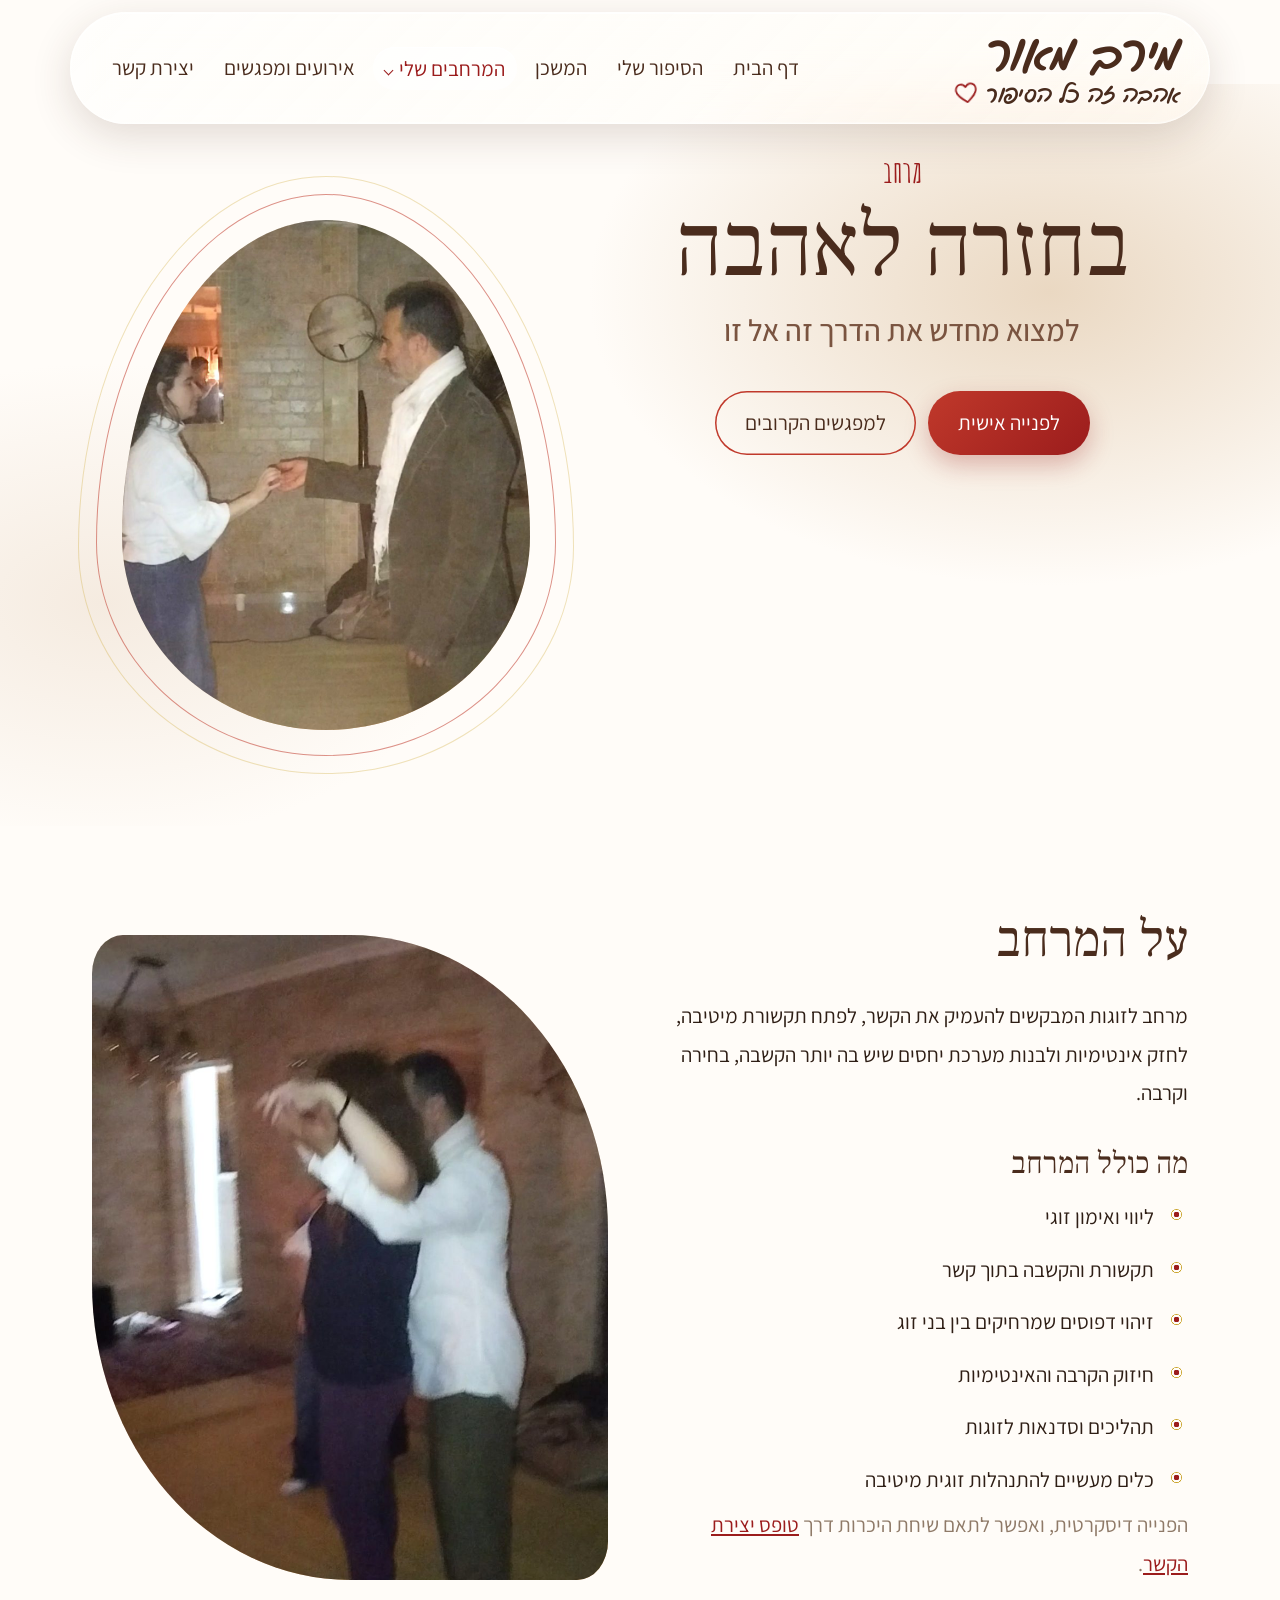
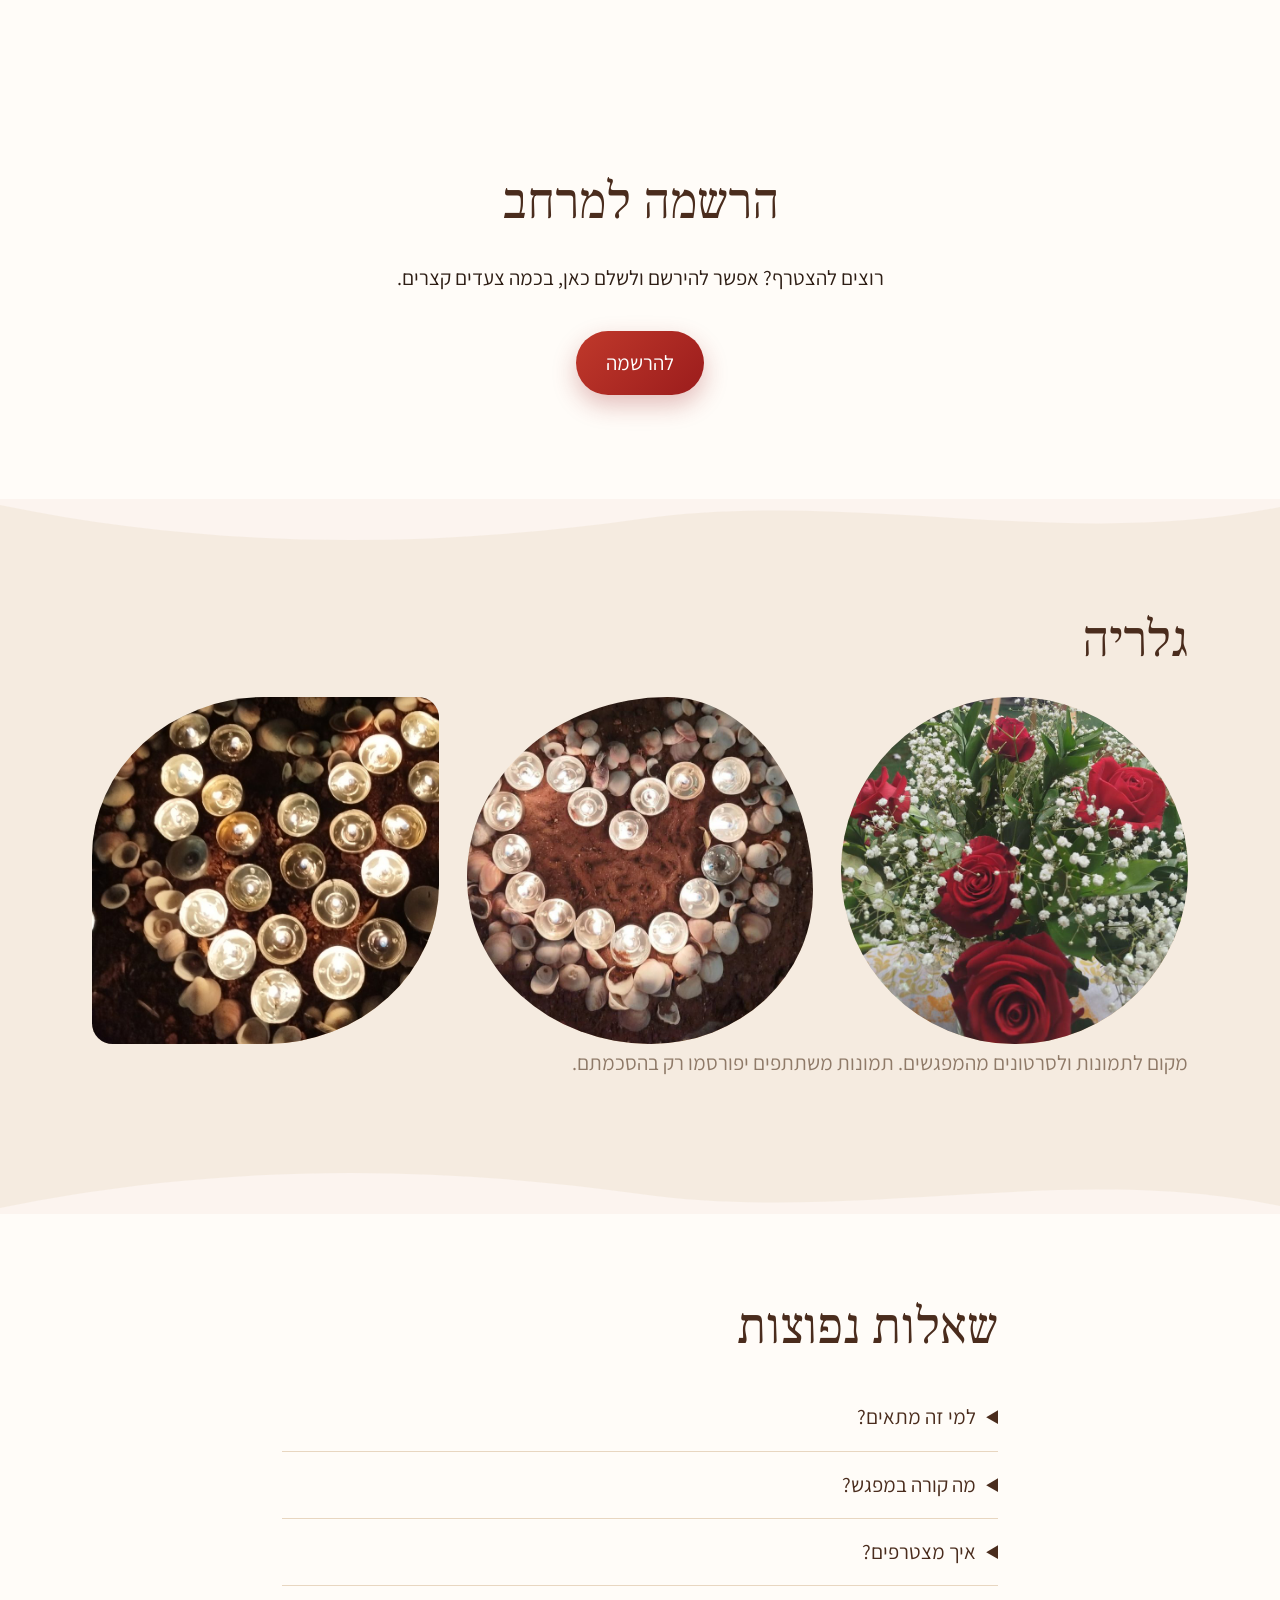
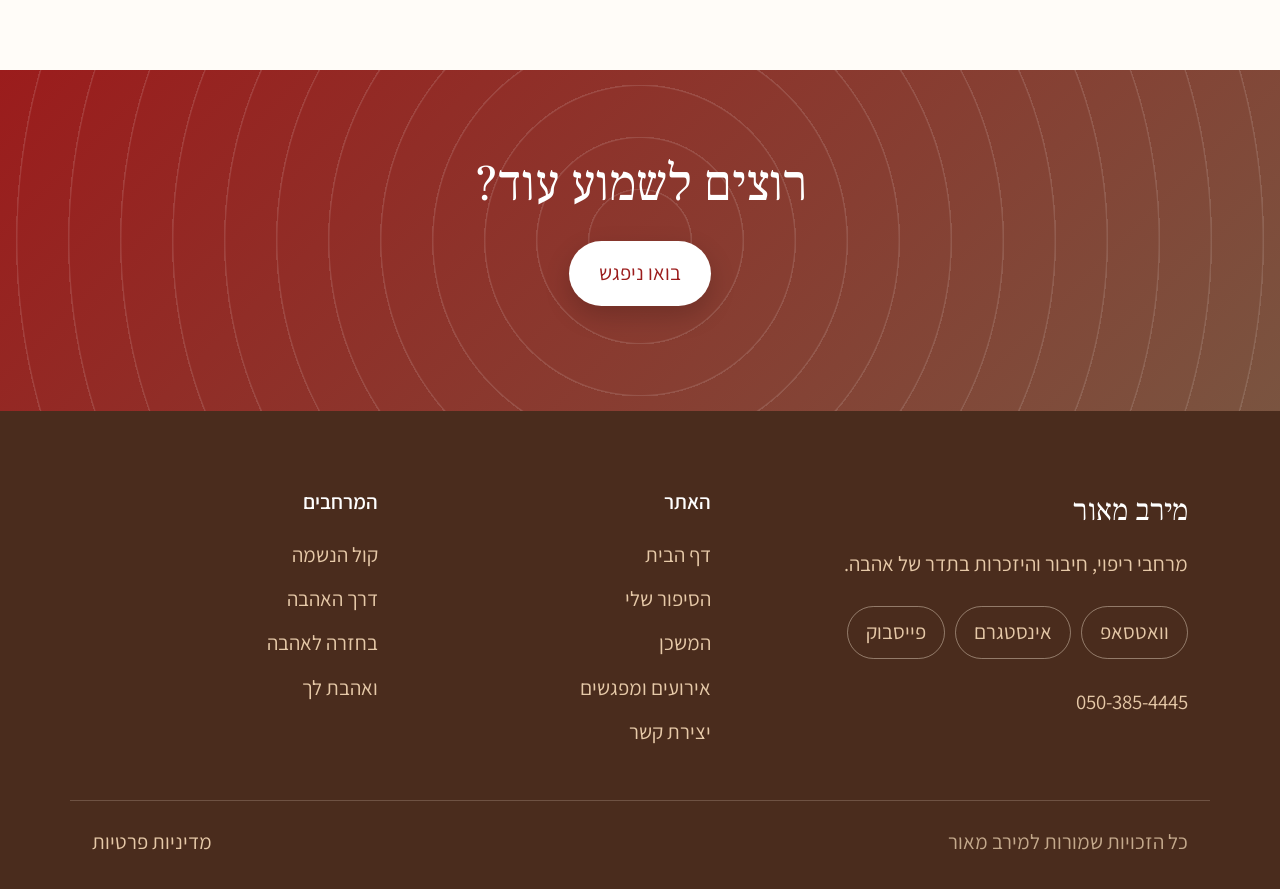
<file: bechazara-leahava.html>
<!doctype html>
<html lang="he" dir="rtl">
<head>
<meta charset="utf-8">
<meta name="viewport" content="width=device-width,initial-scale=1">
<title>בחזרה לאהבה | מירב מאור</title>
<meta name="description" content="בחזרה לאהבה: ליווי ואימון זוגי, תקשורת, אינטימיות וסדנאות לזוגות.">
<meta property="og:title" content="בחזרה לאהבה | מירב מאור">
<meta property="og:description" content="בחזרה לאהבה: ליווי ואימון זוגי, תקשורת, אינטימיות וסדנאות לזוגות.">
<meta property="og:type" content="website">
<meta property="og:locale" content="he_IL">
<meta property="og:url" content="https://aviramo.github.io/meiravlove/bechazara-leahava.html">
<meta property="og:image" content="https://aviramo.github.io/meiravlove/images/og-share.jpg">
<meta property="og:image:width" content="1200">
<meta property="og:image:height" content="630">
<meta name="twitter:card" content="summary_large_image">
<link rel="preconnect" href="https://fonts.googleapis.com">
<link rel="stylesheet" href="https://fonts.googleapis.com/css2?family=Bellefair&family=Frank+Ruhl+Libre:wght@400;500;700&family=Amatic+SC:wght@400;700&family=Gveret+Levin&family=Rubik:wght@500;600;700&family=Assistant:wght@300;400;500;600;700&display=swap">
<script>try{var p=sessionStorage.getItem('pt');if(p){sessionStorage.removeItem('pt');var a=p.split(',');var d=document.documentElement;d.classList.add('pt-in');d.style.setProperty('--px',a[0]+'px');d.style.setProperty('--py',a[1]+'px')}}catch(e){}</script>
<link rel="stylesheet" href="style.css?v=3b280d38">
</head>
<body class="">
<header class="hdr"><div class="wrap hdr-in">
<a class="logo" href="index.html"><span><b class="logo-name">מירב מאור</b><small>אהבה זה כל הסיפור<svg class="logo-heart" viewBox="0 0 24 22" aria-hidden="true"><path d="M12.2 20.4C7 16.3 2.4 12.6 2.2 8.1 2.1 4.9 4.5 2.4 7.4 2.5c1.9.1 3.5 1.2 4.6 3 1.2-1.9 3-3 4.9-2.9 3 .1 5.2 2.7 5 5.8-.3 4.6-4.9 8.1-9.7 12z" fill="none" stroke="currentColor" stroke-width="1.7" stroke-linecap="round" stroke-linejoin="round"/></svg></small></span></a>
<button class="burger" aria-label="תפריט" aria-expanded="false"><span></span><span></span><span></span></button>
<nav class="nav"><a href="index.html" style="--i:0">דף הבית</a><a href="story.html" style="--i:1">הסיפור שלי</a><a href="mishkan.html" style="--i:2">המשכן</a><div class="dd" style="--i:3"><button class="cur" aria-expanded="false">המרחבים שלי<i class="caret"></i></button><div class="dd-menu"><a href="kol-hanshama.html">קול הנשמה</a><a href="derech-haahava.html">דרך האהבה</a><a href="bechazara-leahava.html" class="cur">בחזרה לאהבה</a><a href="veahavat-lach.html">ואהבת לך</a></div></div><a href="events.html" style="--i:4">אירועים ומפגשים</a><a href="contact.html" style="--i:5">יצירת קשר</a></nav>
</div></header>
<main>
<section class="hero"><div class="wrap hero-in">
<div class="hero-txt"><p class="kicker">מרחב</p><h1>בחזרה לאהבה</h1><p class="lead">למצוא מחדש את הדרך זה אל זו</p>
<p class="cta"><a class="btn" href="contact.html">לפנייה אישית</a> <a class="btn ghost" href="events.html">למפגשים הקרובים</a></p></div>
<div class="halo"><figure class="slot hero-fig" style="--ratio:4/5"><div class="slot-ph"><span class="slot-ico">▢</span><b>זוג בקרבה (צילום מכבד)</b><small>images/bechazara-hero.jpg</small></div><img src="images/bechazara-hero.jpg" alt="זוג בקרבה (צילום מכבד)" loading="lazy" onerror="this.remove()"></figure></div>
</div></section><section class="sec"><div class="wrap two">
<div><h2>על המרחב</h2><p>מרחב לזוגות המבקשים להעמיק את הקשר, לפתח תקשורת מיטיבה, לחזק אינטימיות ולבנות מערכת יחסים שיש בה יותר הקשבה, בחירה וקרבה.</p><h3>מה כולל המרחב</h3><ul class='ticks'><li>ליווי ואימון זוגי</li><li>תקשורת והקשבה בתוך קשר</li><li>זיהוי דפוסים שמרחיקים בין בני זוג</li><li>חיזוק הקרבה והאינטימיות</li><li>תהליכים וסדנאות לזוגות</li><li>כלים מעשיים להתנהלות זוגית מיטיבה</li></ul><p class="muted">הפנייה דיסקרטית, ואפשר לתאם שיחת היכרות דרך <a href="contact.html">טופס יצירת הקשר</a>.</p></div>
<figure class="slot " style="--ratio:4/5"><div class="slot-ph"><span class="slot-ico">▢</span><b>תמונה</b><small>images/bechazara-1.jpg</small></div><img src="images/bechazara-1.jpg" alt="תמונה" loading="lazy" onerror="this.remove()"></figure>
</div></section>
<section class="sec reg" id="register"><div class="wrap narrow c"><h2>הרשמה למרחב</h2>
<p>רוצים להצטרף? אפשר להירשם ולשלם כאן, בכמה צעדים קצרים.</p>
<p class="cta"><button class="btn" type="button" data-reg="בחזרה לאהבה" data-opts="[{&quot;label&quot;: &quot;[שם האפשרות]&quot;, &quot;price&quot;: &quot;&quot;, &quot;url&quot;: &quot;&quot;}]">להרשמה</button></p></div></section>
<section class="sec alt"><div class="wrap"><h2>גלריה</h2>
<div class="grid3"><figure class="slot " style="--ratio:1/1"><div class="slot-ph"><span class="slot-ico">▢</span><b>תמונה</b><small>images/bechazara-2.jpg</small></div><img src="images/bechazara-2.jpg" alt="תמונה" loading="lazy" onerror="this.remove()"></figure><figure class="slot " style="--ratio:1/1"><div class="slot-ph"><span class="slot-ico">▢</span><b>תמונה</b><small>images/bechazara-3.jpg</small></div><img src="images/bechazara-3.jpg" alt="תמונה" loading="lazy" onerror="this.remove()"></figure><figure class="slot " style="--ratio:1/1"><div class="slot-ph"><span class="slot-ico">▢</span><b>תמונה</b><small>images/bechazara-4.jpg</small></div><img src="images/bechazara-4.jpg" alt="תמונה" loading="lazy" onerror="this.remove()"></figure></div>
<p class="muted">מקום לתמונות ולסרטונים מהמפגשים. תמונות משתתפים יפורסמו רק בהסכמתם.</p></div></section>
<section class="sec"><div class="wrap narrow"><h2>שאלות נפוצות</h2>
<details><summary>למי זה מתאים?</summary><p>[יושלם: למי המרחב מיועד ומה לא צריך להביא איתכם.]</p></details>
<details><summary>מה קורה במפגש?</summary><p>[יושלם: תיאור מפגש טיפוסי.]</p></details>
<details><summary>איך מצטרפים?</summary><p>אפשר לפנות דרך <a href="contact.html">טופס יצירת הקשר</a> או לבחור מפגש קרוב בלוח <a href="events.html">האירועים</a>.</p></details>

</div></section>
<section class="cta-band"><div class="wrap"><h2>רוצים לשמוע עוד?</h2><p><a class="btn" href="contact.html">בואו ניפגש</a></p></div></section>
</main>
<footer class="ftr"><div class="wrap ftr-grid">
<div class="ftr-brand"><p class="ftr-t">מירב מאור</p><p>מרחבי ריפוי, חיבור והיזכרות בתדר של אהבה.</p>
<p class="ftr-soc"><a href="https://wa.me/972503854445" target="_blank" rel="noopener">וואטסאפ</a><a href="https://www.instagram.com/meiravmaor/" target="_blank" rel="noopener">אינסטגרם</a><a href="https://www.facebook.com/merimaor" target="_blank" rel="noopener">פייסבוק</a></p>
<p class="ftr-contact"><a href="tel:+972503854445" dir="ltr">050-385-4445</a></p></div>
<nav aria-label="האתר"><h4>האתר</h4><a href="index.html">דף הבית</a><a href="story.html">הסיפור שלי</a><a href="mishkan.html">המשכן</a><a href="events.html">אירועים ומפגשים</a><a href="contact.html">יצירת קשר</a></nav>
<nav aria-label="המרחבים"><h4>המרחבים</h4><a href="kol-hanshama.html">קול הנשמה</a><a href="derech-haahava.html">דרך האהבה</a><a href="bechazara-leahava.html">בחזרה לאהבה</a><a href="veahavat-lach.html">ואהבת לך</a></nav>
</div><div class="wrap ftr-bot"><span>כל הזכויות שמורות למירב מאור</span><a href="privacy.html">מדיניות פרטיות</a></div></footer>
<dialog class="regdlg" id="regdlg"><form class="form" method="dialog" id="reg-form">
<button type="button" class="regx" aria-label="סגירה">×</button>
<h3 id="reg-title">הרשמה</h3>
<label>אפשרות הרשמה<select name="opt" required></select></label>
<p class="reg-price" aria-live="polite"></p>
<label>שם מלא<input name="name" required autocomplete="name"></label>
<label>טלפון<input name="phone" type="tel" required autocomplete="tel" dir="ltr"></label>
<label>אימייל<input name="email" type="email" required autocomplete="email" dir="ltr"></label>
<label class="chk"><input type="checkbox" required> קראתי ואני מסכימ/ה ל<a href="privacy.html">מדיניות הפרטיות</a></label>
<button class="btn" type="submit">המשך לתשלום</button>
<p class="form-msg" role="status"></p>
</form></dialog>
<script src="site.js?v=3b280d38"></script>
</body>
</html>
</file>
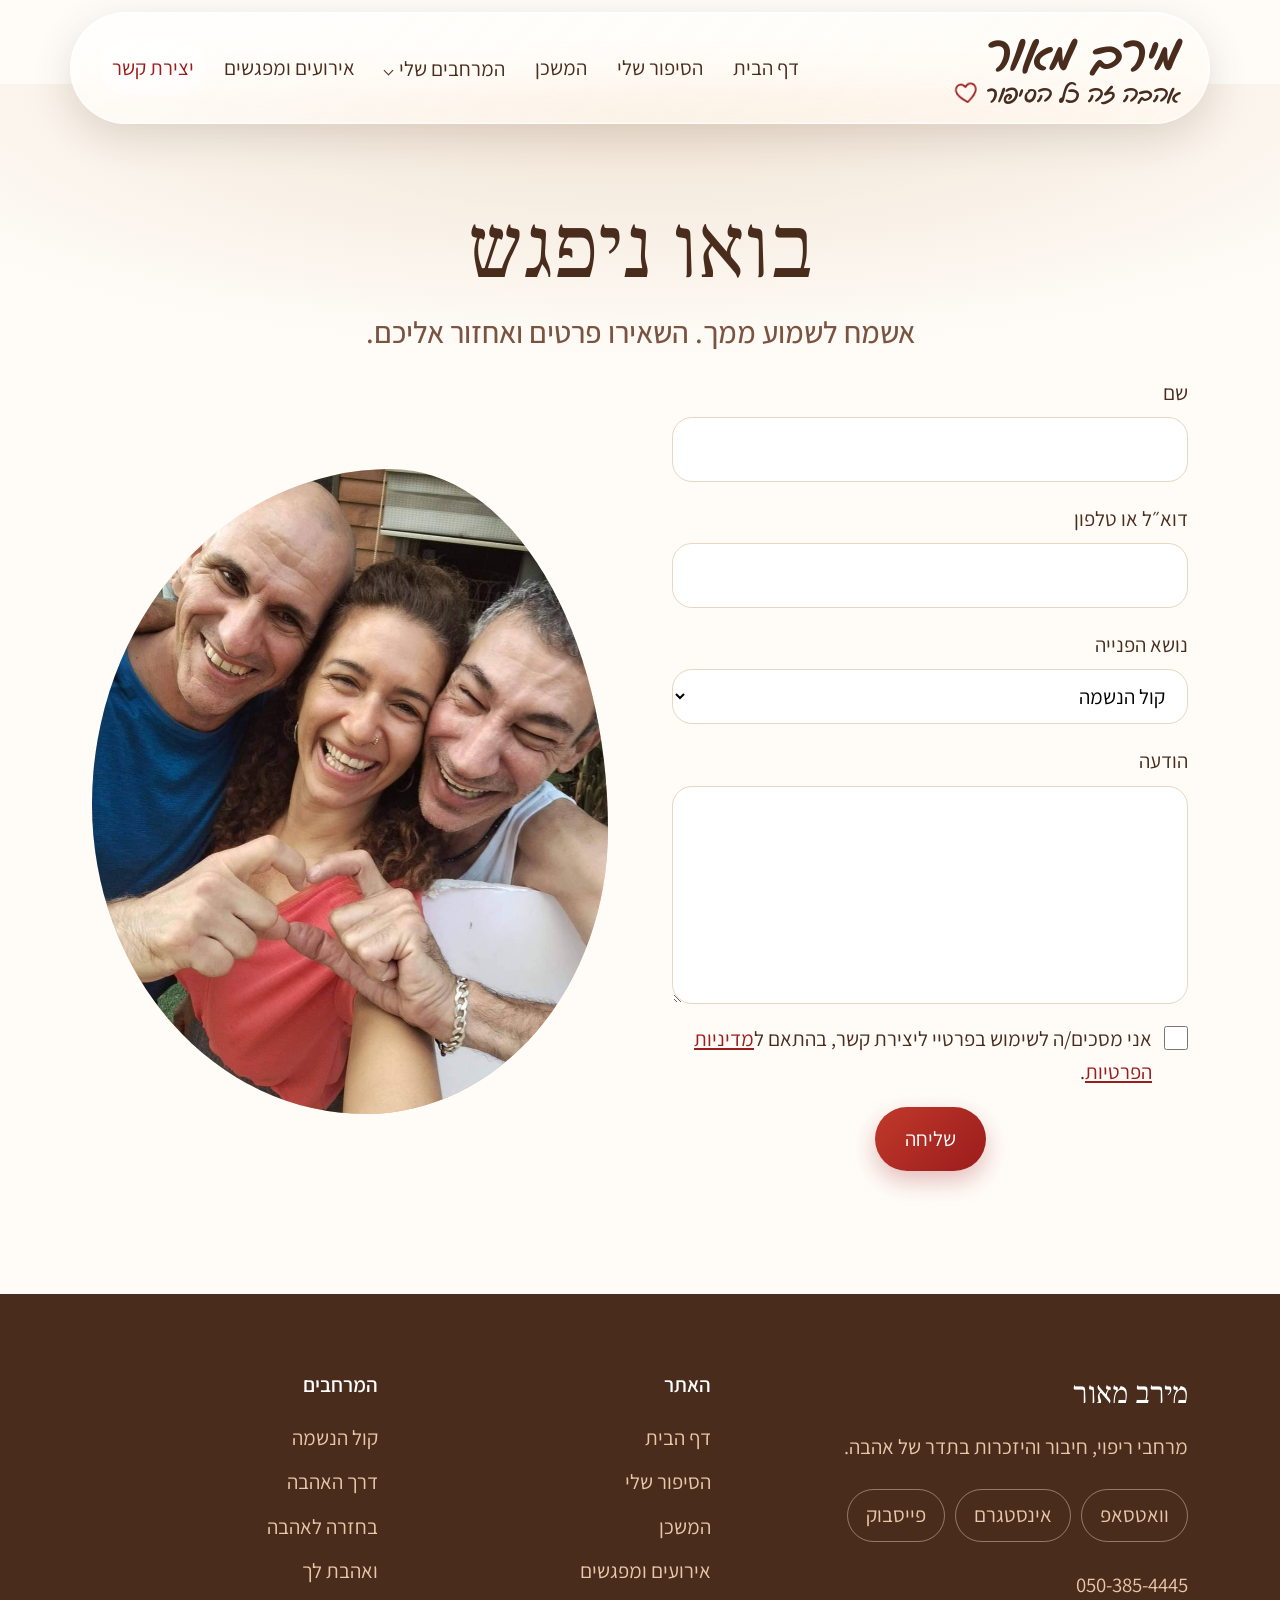
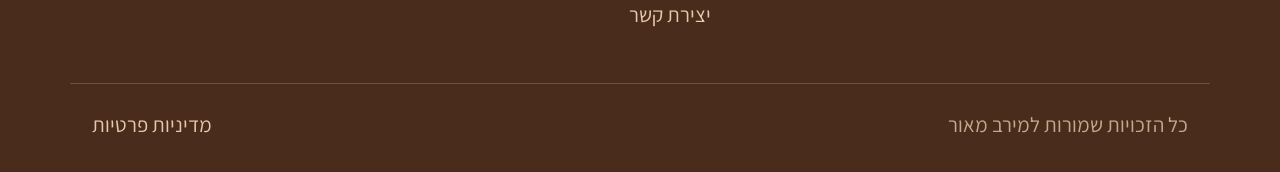
<file: contact.html>
<!doctype html>
<html lang="he" dir="rtl">
<head>
<meta charset="utf-8">
<meta name="viewport" content="width=device-width,initial-scale=1">
<title>יצירת קשר | מירב מאור</title>
<meta name="description" content="בואו ניפגש: טופס פנייה, וואטסאפ ורשתות חברתיות.">
<meta property="og:title" content="יצירת קשר | מירב מאור">
<meta property="og:description" content="בואו ניפגש: טופס פנייה, וואטסאפ ורשתות חברתיות.">
<meta property="og:type" content="website">
<meta property="og:locale" content="he_IL">
<meta property="og:url" content="https://aviramo.github.io/meiravlove/contact.html">
<meta property="og:image" content="https://aviramo.github.io/meiravlove/images/og-share.jpg">
<meta property="og:image:width" content="1200">
<meta property="og:image:height" content="630">
<meta name="twitter:card" content="summary_large_image">
<link rel="preconnect" href="https://fonts.googleapis.com">
<link rel="stylesheet" href="https://fonts.googleapis.com/css2?family=Bellefair&family=Frank+Ruhl+Libre:wght@400;500;700&family=Amatic+SC:wght@400;700&family=Gveret+Levin&family=Rubik:wght@500;600;700&family=Assistant:wght@300;400;500;600;700&display=swap">
<script>try{var p=sessionStorage.getItem('pt');if(p){sessionStorage.removeItem('pt');var a=p.split(',');var d=document.documentElement;d.classList.add('pt-in');d.style.setProperty('--px',a[0]+'px');d.style.setProperty('--py',a[1]+'px')}}catch(e){}</script>
<link rel="stylesheet" href="style.css?v=3b280d38">
</head>
<body class="">
<header class="hdr"><div class="wrap hdr-in">
<a class="logo" href="index.html"><span><b class="logo-name">מירב מאור</b><small>אהבה זה כל הסיפור<svg class="logo-heart" viewBox="0 0 24 22" aria-hidden="true"><path d="M12.2 20.4C7 16.3 2.4 12.6 2.2 8.1 2.1 4.9 4.5 2.4 7.4 2.5c1.9.1 3.5 1.2 4.6 3 1.2-1.9 3-3 4.9-2.9 3 .1 5.2 2.7 5 5.8-.3 4.6-4.9 8.1-9.7 12z" fill="none" stroke="currentColor" stroke-width="1.7" stroke-linecap="round" stroke-linejoin="round"/></svg></small></span></a>
<button class="burger" aria-label="תפריט" aria-expanded="false"><span></span><span></span><span></span></button>
<nav class="nav"><a href="index.html" style="--i:0">דף הבית</a><a href="story.html" style="--i:1">הסיפור שלי</a><a href="mishkan.html" style="--i:2">המשכן</a><div class="dd" style="--i:3"><button aria-expanded="false">המרחבים שלי<i class="caret"></i></button><div class="dd-menu"><a href="kol-hanshama.html">קול הנשמה</a><a href="derech-haahava.html">דרך האהבה</a><a href="bechazara-leahava.html">בחזרה לאהבה</a><a href="veahavat-lach.html">ואהבת לך</a></div></div><a href="events.html" style="--i:4">אירועים ומפגשים</a><a href="contact.html" class="cur" style="--i:5">יצירת קשר</a></nav>
</div></header>
<main>

<section class="page-hd"><div class="wrap"><h1>בואו ניפגש</h1><p class="lead">אשמח לשמוע ממך. השאירו פרטים ואחזור אליכם.</p></div></section>
<section class="sec"><div class="wrap two">
<form class="form" id="contact-form" method="post" action="#" data-todo="form-endpoint">
<label>שם<input name="name" required autocomplete="name"></label>
<label>דוא״ל או טלפון<input name="contact" required autocomplete="email"></label>
<label>נושא הפנייה<select name="topic"><option>קול הנשמה</option><option>דרך האהבה</option><option>בחזרה לאהבה</option><option>ואהבת לך</option><option>המשכן</option><option>אחר</option></select></label>
<label>הודעה<textarea name="message" rows="5"></textarea></label>
<label class="chk"><input type="checkbox" required><span>אני מסכים/ה לשימוש בפרטיי ליצירת קשר, בהתאם ל<a href="privacy.html">מדיניות הפרטיות</a>.</span></label>
<button class="btn" type="submit">שליחה</button>
<p class="form-msg" role="status"></p>
</form>
<div><figure class="slot " style="--ratio:4/5"><div class="slot-ph"><span class="slot-ico">▢</span><b>תמונה חמה של מירב</b><small>images/contact.jpg</small></div><img src="images/contact.jpg" alt="תמונה חמה של מירב" loading="lazy" onerror="this.remove()"></figure>
</div></div></section>

</main>
<footer class="ftr"><div class="wrap ftr-grid">
<div class="ftr-brand"><p class="ftr-t">מירב מאור</p><p>מרחבי ריפוי, חיבור והיזכרות בתדר של אהבה.</p>
<p class="ftr-soc"><a href="https://wa.me/972503854445" target="_blank" rel="noopener">וואטסאפ</a><a href="https://www.instagram.com/meiravmaor/" target="_blank" rel="noopener">אינסטגרם</a><a href="https://www.facebook.com/merimaor" target="_blank" rel="noopener">פייסבוק</a></p>
<p class="ftr-contact"><a href="tel:+972503854445" dir="ltr">050-385-4445</a></p></div>
<nav aria-label="האתר"><h4>האתר</h4><a href="index.html">דף הבית</a><a href="story.html">הסיפור שלי</a><a href="mishkan.html">המשכן</a><a href="events.html">אירועים ומפגשים</a><a href="contact.html">יצירת קשר</a></nav>
<nav aria-label="המרחבים"><h4>המרחבים</h4><a href="kol-hanshama.html">קול הנשמה</a><a href="derech-haahava.html">דרך האהבה</a><a href="bechazara-leahava.html">בחזרה לאהבה</a><a href="veahavat-lach.html">ואהבת לך</a></nav>
</div><div class="wrap ftr-bot"><span>כל הזכויות שמורות למירב מאור</span><a href="privacy.html">מדיניות פרטיות</a></div></footer>
<dialog class="regdlg" id="regdlg"><form class="form" method="dialog" id="reg-form">
<button type="button" class="regx" aria-label="סגירה">×</button>
<h3 id="reg-title">הרשמה</h3>
<label>אפשרות הרשמה<select name="opt" required></select></label>
<p class="reg-price" aria-live="polite"></p>
<label>שם מלא<input name="name" required autocomplete="name"></label>
<label>טלפון<input name="phone" type="tel" required autocomplete="tel" dir="ltr"></label>
<label>אימייל<input name="email" type="email" required autocomplete="email" dir="ltr"></label>
<label class="chk"><input type="checkbox" required> קראתי ואני מסכימ/ה ל<a href="privacy.html">מדיניות הפרטיות</a></label>
<button class="btn" type="submit">המשך לתשלום</button>
<p class="form-msg" role="status"></p>
</form></dialog>
<script src="site.js?v=3b280d38"></script>
</body>
</html>
</file>
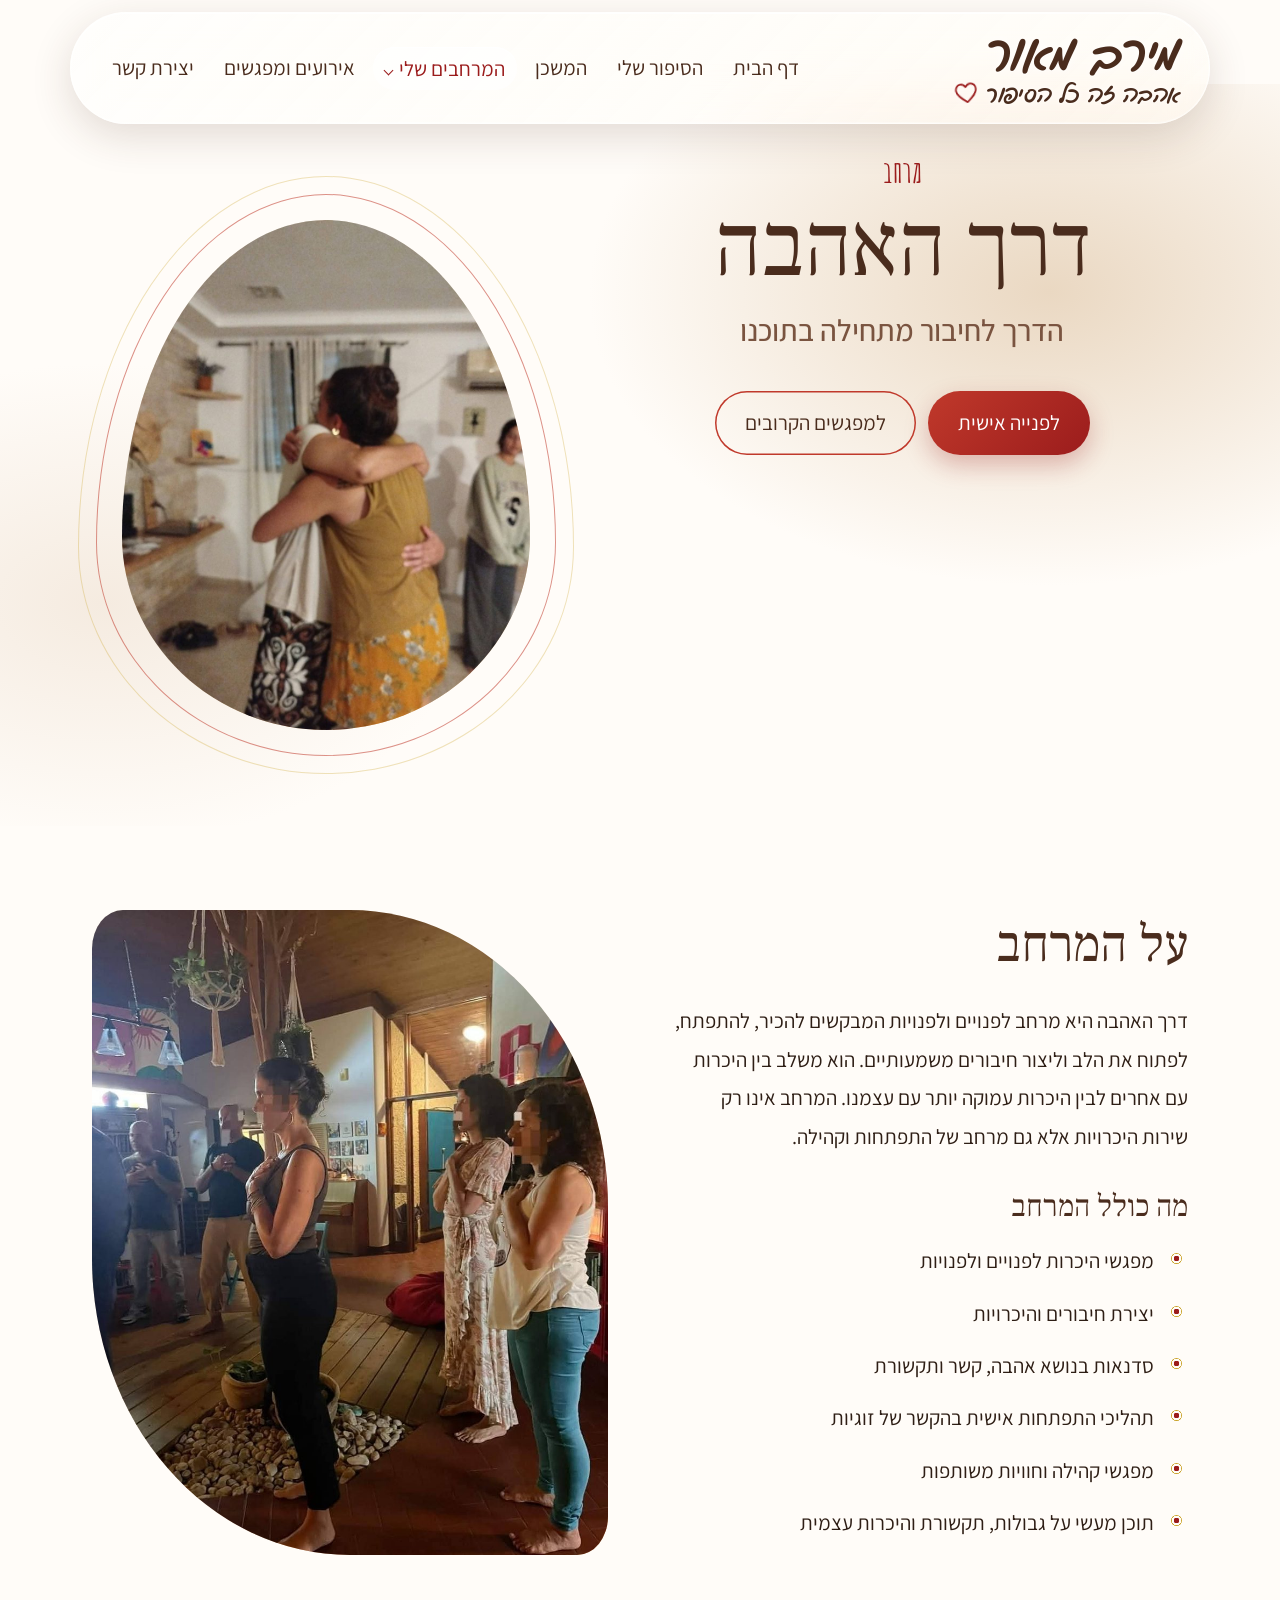
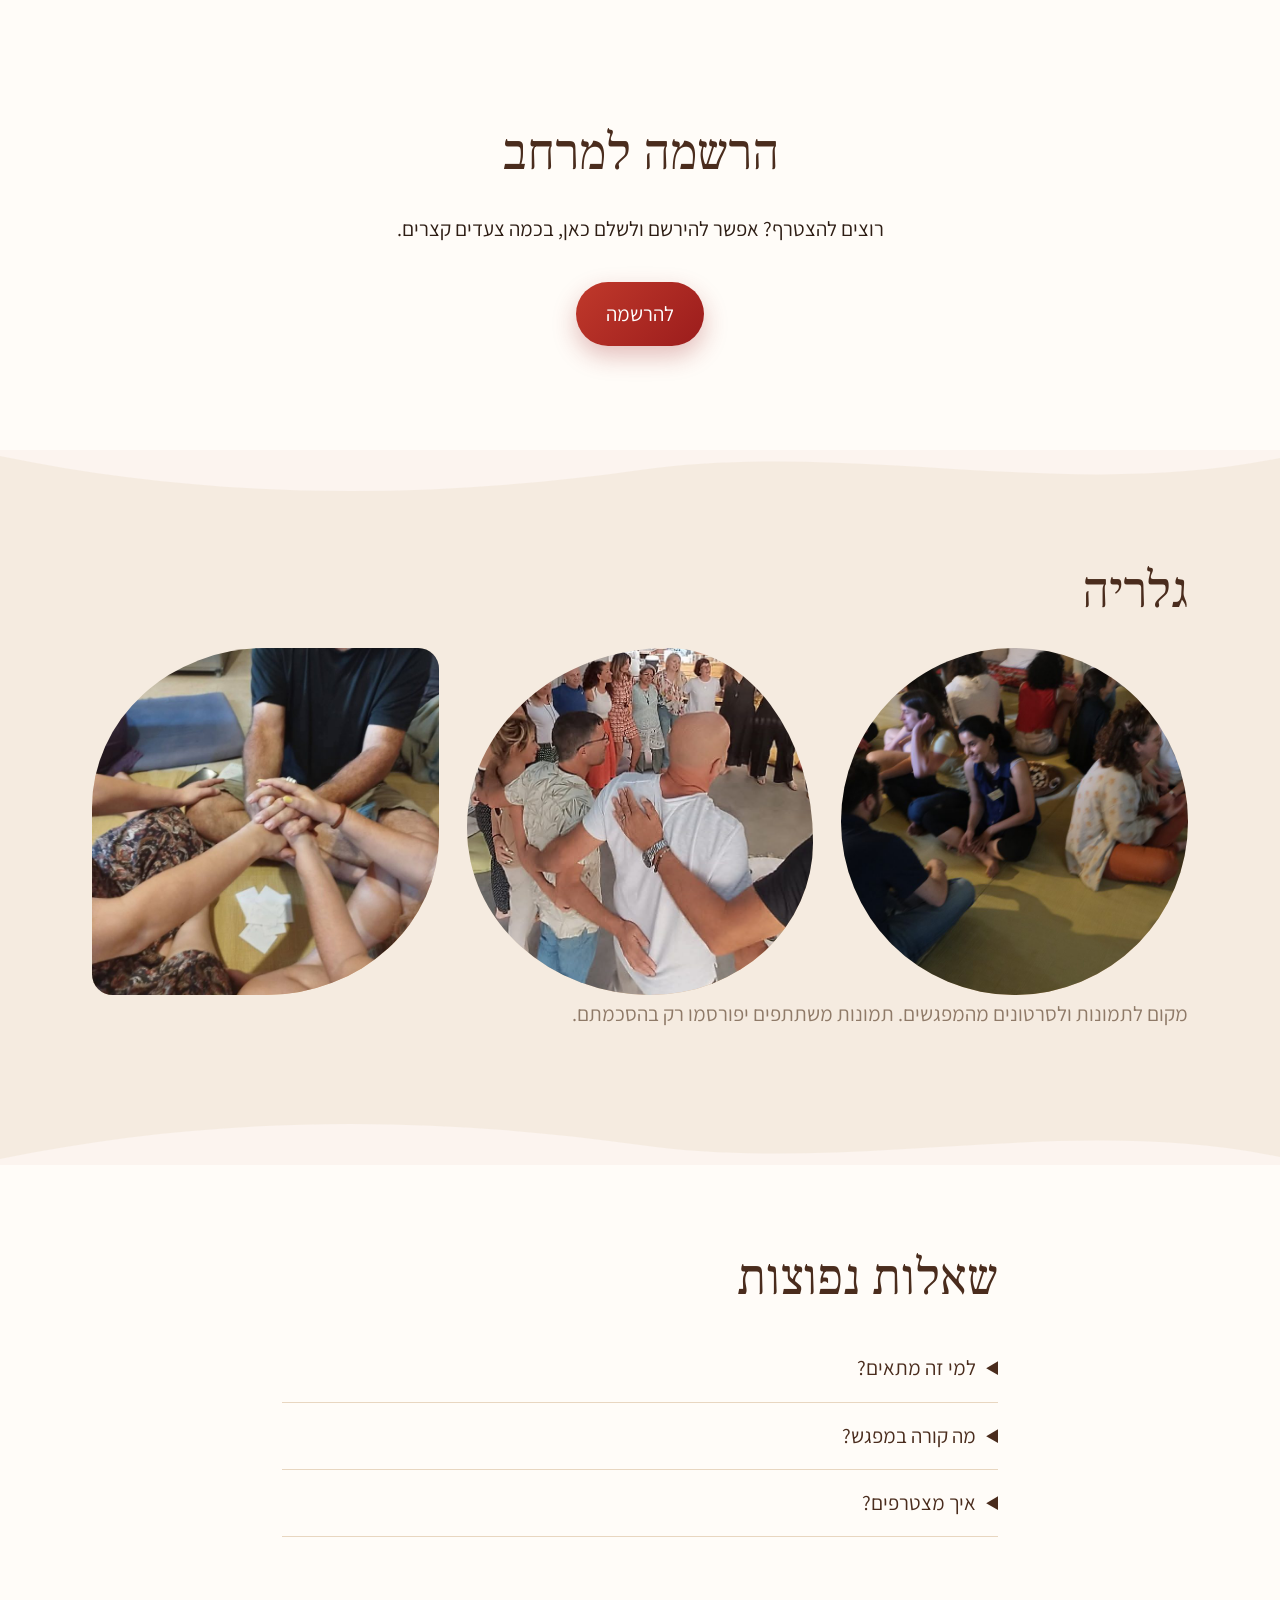
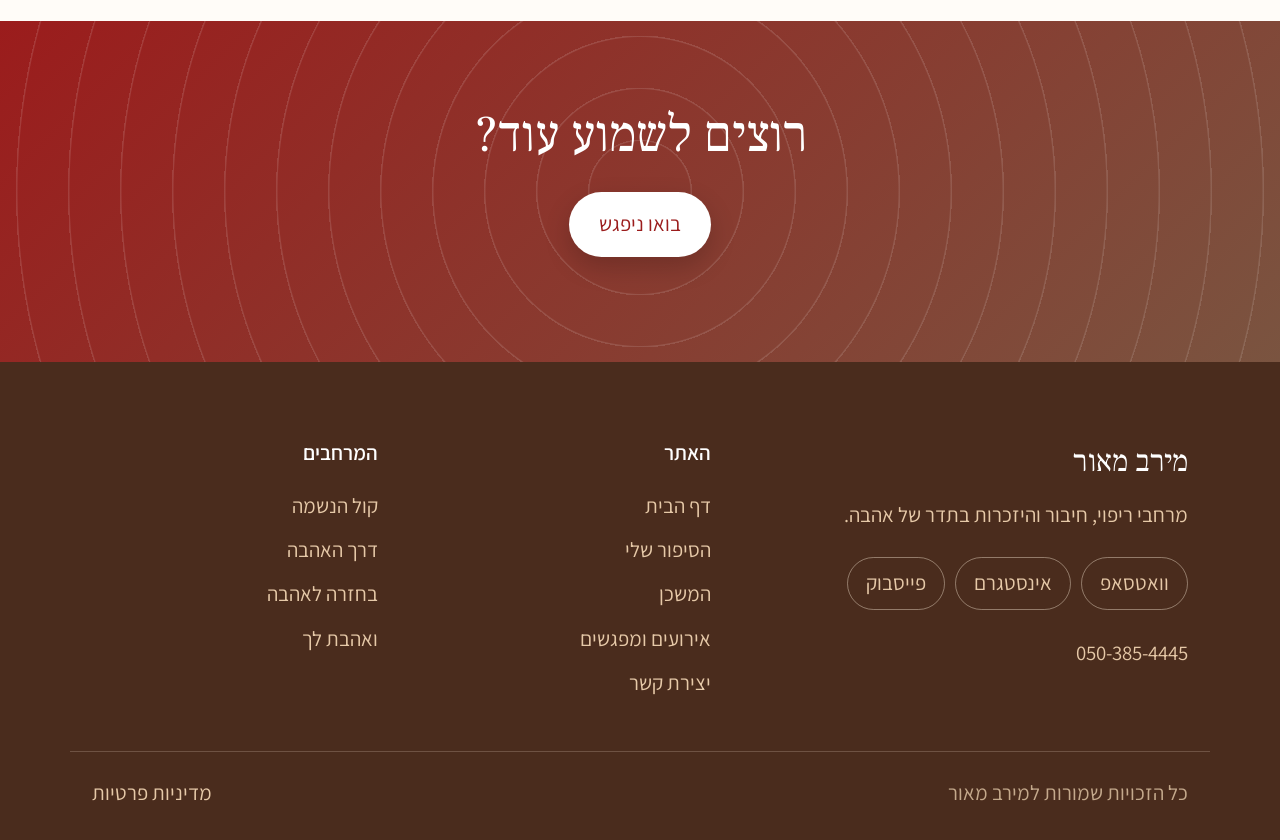
<file: derech-haahava.html>
<!doctype html>
<html lang="he" dir="rtl">
<head>
<meta charset="utf-8">
<meta name="viewport" content="width=device-width,initial-scale=1">
<title>דרך האהבה | מירב מאור</title>
<meta name="description" content="דרך האהבה: מפגשי היכרות, סדנאות ותהליכי התפתחות לפנויים ולפנויות.">
<meta property="og:title" content="דרך האהבה | מירב מאור">
<meta property="og:description" content="דרך האהבה: מפגשי היכרות, סדנאות ותהליכי התפתחות לפנויים ולפנויות.">
<meta property="og:type" content="website">
<meta property="og:locale" content="he_IL">
<meta property="og:url" content="https://aviramo.github.io/meiravlove/derech-haahava.html">
<meta property="og:image" content="https://aviramo.github.io/meiravlove/images/og-share.jpg">
<meta property="og:image:width" content="1200">
<meta property="og:image:height" content="630">
<meta name="twitter:card" content="summary_large_image">
<link rel="preconnect" href="https://fonts.googleapis.com">
<link rel="stylesheet" href="https://fonts.googleapis.com/css2?family=Bellefair&family=Frank+Ruhl+Libre:wght@400;500;700&family=Amatic+SC:wght@400;700&family=Gveret+Levin&family=Rubik:wght@500;600;700&family=Assistant:wght@300;400;500;600;700&display=swap">
<script>try{var p=sessionStorage.getItem('pt');if(p){sessionStorage.removeItem('pt');var a=p.split(',');var d=document.documentElement;d.classList.add('pt-in');d.style.setProperty('--px',a[0]+'px');d.style.setProperty('--py',a[1]+'px')}}catch(e){}</script>
<link rel="stylesheet" href="style.css?v=3b280d38">
</head>
<body class="">
<header class="hdr"><div class="wrap hdr-in">
<a class="logo" href="index.html"><span><b class="logo-name">מירב מאור</b><small>אהבה זה כל הסיפור<svg class="logo-heart" viewBox="0 0 24 22" aria-hidden="true"><path d="M12.2 20.4C7 16.3 2.4 12.6 2.2 8.1 2.1 4.9 4.5 2.4 7.4 2.5c1.9.1 3.5 1.2 4.6 3 1.2-1.9 3-3 4.9-2.9 3 .1 5.2 2.7 5 5.8-.3 4.6-4.9 8.1-9.7 12z" fill="none" stroke="currentColor" stroke-width="1.7" stroke-linecap="round" stroke-linejoin="round"/></svg></small></span></a>
<button class="burger" aria-label="תפריט" aria-expanded="false"><span></span><span></span><span></span></button>
<nav class="nav"><a href="index.html" style="--i:0">דף הבית</a><a href="story.html" style="--i:1">הסיפור שלי</a><a href="mishkan.html" style="--i:2">המשכן</a><div class="dd" style="--i:3"><button class="cur" aria-expanded="false">המרחבים שלי<i class="caret"></i></button><div class="dd-menu"><a href="kol-hanshama.html">קול הנשמה</a><a href="derech-haahava.html" class="cur">דרך האהבה</a><a href="bechazara-leahava.html">בחזרה לאהבה</a><a href="veahavat-lach.html">ואהבת לך</a></div></div><a href="events.html" style="--i:4">אירועים ומפגשים</a><a href="contact.html" style="--i:5">יצירת קשר</a></nav>
</div></header>
<main>
<section class="hero"><div class="wrap hero-in">
<div class="hero-txt"><p class="kicker">מרחב</p><h1>דרך האהבה</h1><p class="lead">הדרך לחיבור מתחילה בתוכנו</p>
<p class="cta"><a class="btn" href="contact.html">לפנייה אישית</a> <a class="btn ghost" href="events.html">למפגשים הקרובים</a></p></div>
<div class="halo"><figure class="slot hero-fig" style="--ratio:4/5"><div class="slot-ph"><span class="slot-ico">▢</span><b>מפגש חם של אנשים</b><small>images/derech-hero.jpg</small></div><img src="images/derech-hero.jpg" alt="מפגש חם של אנשים" loading="lazy" onerror="this.remove()"></figure></div>
</div></section><section class="sec"><div class="wrap two">
<div><h2>על המרחב</h2><p>דרך האהבה היא מרחב לפנויים ולפנויות המבקשים להכיר, להתפתח, לפתוח את הלב וליצור חיבורים משמעותיים. הוא משלב בין היכרות עם אחרים לבין היכרות עמוקה יותר עם עצמנו. המרחב אינו רק שירות היכרויות אלא גם מרחב של התפתחות וקהילה.</p><h3>מה כולל המרחב</h3><ul class='ticks'><li>מפגשי היכרות לפנויים ולפנויות</li><li>יצירת חיבורים והיכרויות</li><li>סדנאות בנושא אהבה, קשר ותקשורת</li><li>תהליכי התפתחות אישית בהקשר של זוגיות</li><li>מפגשי קהילה וחוויות משותפות</li><li>תוכן מעשי על גבולות, תקשורת והיכרות עצמית</li></ul></div>
<figure class="slot " style="--ratio:4/5"><div class="slot-ph"><span class="slot-ico">▢</span><b>חיבור וקשר</b><small>images/derech-1.jpg</small></div><img src="images/derech-1.jpg" alt="חיבור וקשר" loading="lazy" onerror="this.remove()"></figure>
</div></section>
<section class="sec reg" id="register"><div class="wrap narrow c"><h2>הרשמה למרחב</h2>
<p>רוצים להצטרף? אפשר להירשם ולשלם כאן, בכמה צעדים קצרים.</p>
<p class="cta"><button class="btn" type="button" data-reg="דרך האהבה" data-opts="[{&quot;label&quot;: &quot;[שם האפשרות]&quot;, &quot;price&quot;: &quot;&quot;, &quot;url&quot;: &quot;&quot;}]">להרשמה</button></p></div></section>
<section class="sec alt"><div class="wrap"><h2>גלריה</h2>
<div class="grid3"><figure class="slot " style="--ratio:1/1"><div class="slot-ph"><span class="slot-ico">▢</span><b>סדנה</b><small>images/derech-2.jpg</small></div><img src="images/derech-2.jpg" alt="סדנה" loading="lazy" onerror="this.remove()"></figure><figure class="slot " style="--ratio:1/1"><div class="slot-ph"><span class="slot-ico">▢</span><b>מעגל</b><small>images/derech-3.jpg</small></div><img src="images/derech-3.jpg" alt="מעגל" loading="lazy" onerror="this.remove()"></figure><figure class="slot " style="--ratio:1/1"><div class="slot-ph"><span class="slot-ico">▢</span><b>קהילה</b><small>images/derech-4.jpg</small></div><img src="images/derech-4.jpg" alt="קהילה" loading="lazy" onerror="this.remove()"></figure></div>
<p class="muted">מקום לתמונות ולסרטונים מהמפגשים. תמונות משתתפים יפורסמו רק בהסכמתם.</p></div></section>
<section class="sec"><div class="wrap narrow"><h2>שאלות נפוצות</h2>
<details><summary>למי זה מתאים?</summary><p>[יושלם: למי המרחב מיועד ומה לא צריך להביא איתכם.]</p></details>
<details><summary>מה קורה במפגש?</summary><p>[יושלם: תיאור מפגש טיפוסי.]</p></details>
<details><summary>איך מצטרפים?</summary><p>אפשר לפנות דרך <a href="contact.html">טופס יצירת הקשר</a> או לבחור מפגש קרוב בלוח <a href="events.html">האירועים</a>.</p></details>

</div></section>
<section class="cta-band"><div class="wrap"><h2>רוצים לשמוע עוד?</h2><p><a class="btn" href="contact.html">בואו ניפגש</a></p></div></section>
</main>
<footer class="ftr"><div class="wrap ftr-grid">
<div class="ftr-brand"><p class="ftr-t">מירב מאור</p><p>מרחבי ריפוי, חיבור והיזכרות בתדר של אהבה.</p>
<p class="ftr-soc"><a href="https://wa.me/972503854445" target="_blank" rel="noopener">וואטסאפ</a><a href="https://www.instagram.com/meiravmaor/" target="_blank" rel="noopener">אינסטגרם</a><a href="https://www.facebook.com/merimaor" target="_blank" rel="noopener">פייסבוק</a></p>
<p class="ftr-contact"><a href="tel:+972503854445" dir="ltr">050-385-4445</a></p></div>
<nav aria-label="האתר"><h4>האתר</h4><a href="index.html">דף הבית</a><a href="story.html">הסיפור שלי</a><a href="mishkan.html">המשכן</a><a href="events.html">אירועים ומפגשים</a><a href="contact.html">יצירת קשר</a></nav>
<nav aria-label="המרחבים"><h4>המרחבים</h4><a href="kol-hanshama.html">קול הנשמה</a><a href="derech-haahava.html">דרך האהבה</a><a href="bechazara-leahava.html">בחזרה לאהבה</a><a href="veahavat-lach.html">ואהבת לך</a></nav>
</div><div class="wrap ftr-bot"><span>כל הזכויות שמורות למירב מאור</span><a href="privacy.html">מדיניות פרטיות</a></div></footer>
<dialog class="regdlg" id="regdlg"><form class="form" method="dialog" id="reg-form">
<button type="button" class="regx" aria-label="סגירה">×</button>
<h3 id="reg-title">הרשמה</h3>
<label>אפשרות הרשמה<select name="opt" required></select></label>
<p class="reg-price" aria-live="polite"></p>
<label>שם מלא<input name="name" required autocomplete="name"></label>
<label>טלפון<input name="phone" type="tel" required autocomplete="tel" dir="ltr"></label>
<label>אימייל<input name="email" type="email" required autocomplete="email" dir="ltr"></label>
<label class="chk"><input type="checkbox" required> קראתי ואני מסכימ/ה ל<a href="privacy.html">מדיניות הפרטיות</a></label>
<button class="btn" type="submit">המשך לתשלום</button>
<p class="form-msg" role="status"></p>
</form></dialog>
<script src="site.js?v=3b280d38"></script>
</body>
</html>
</file>
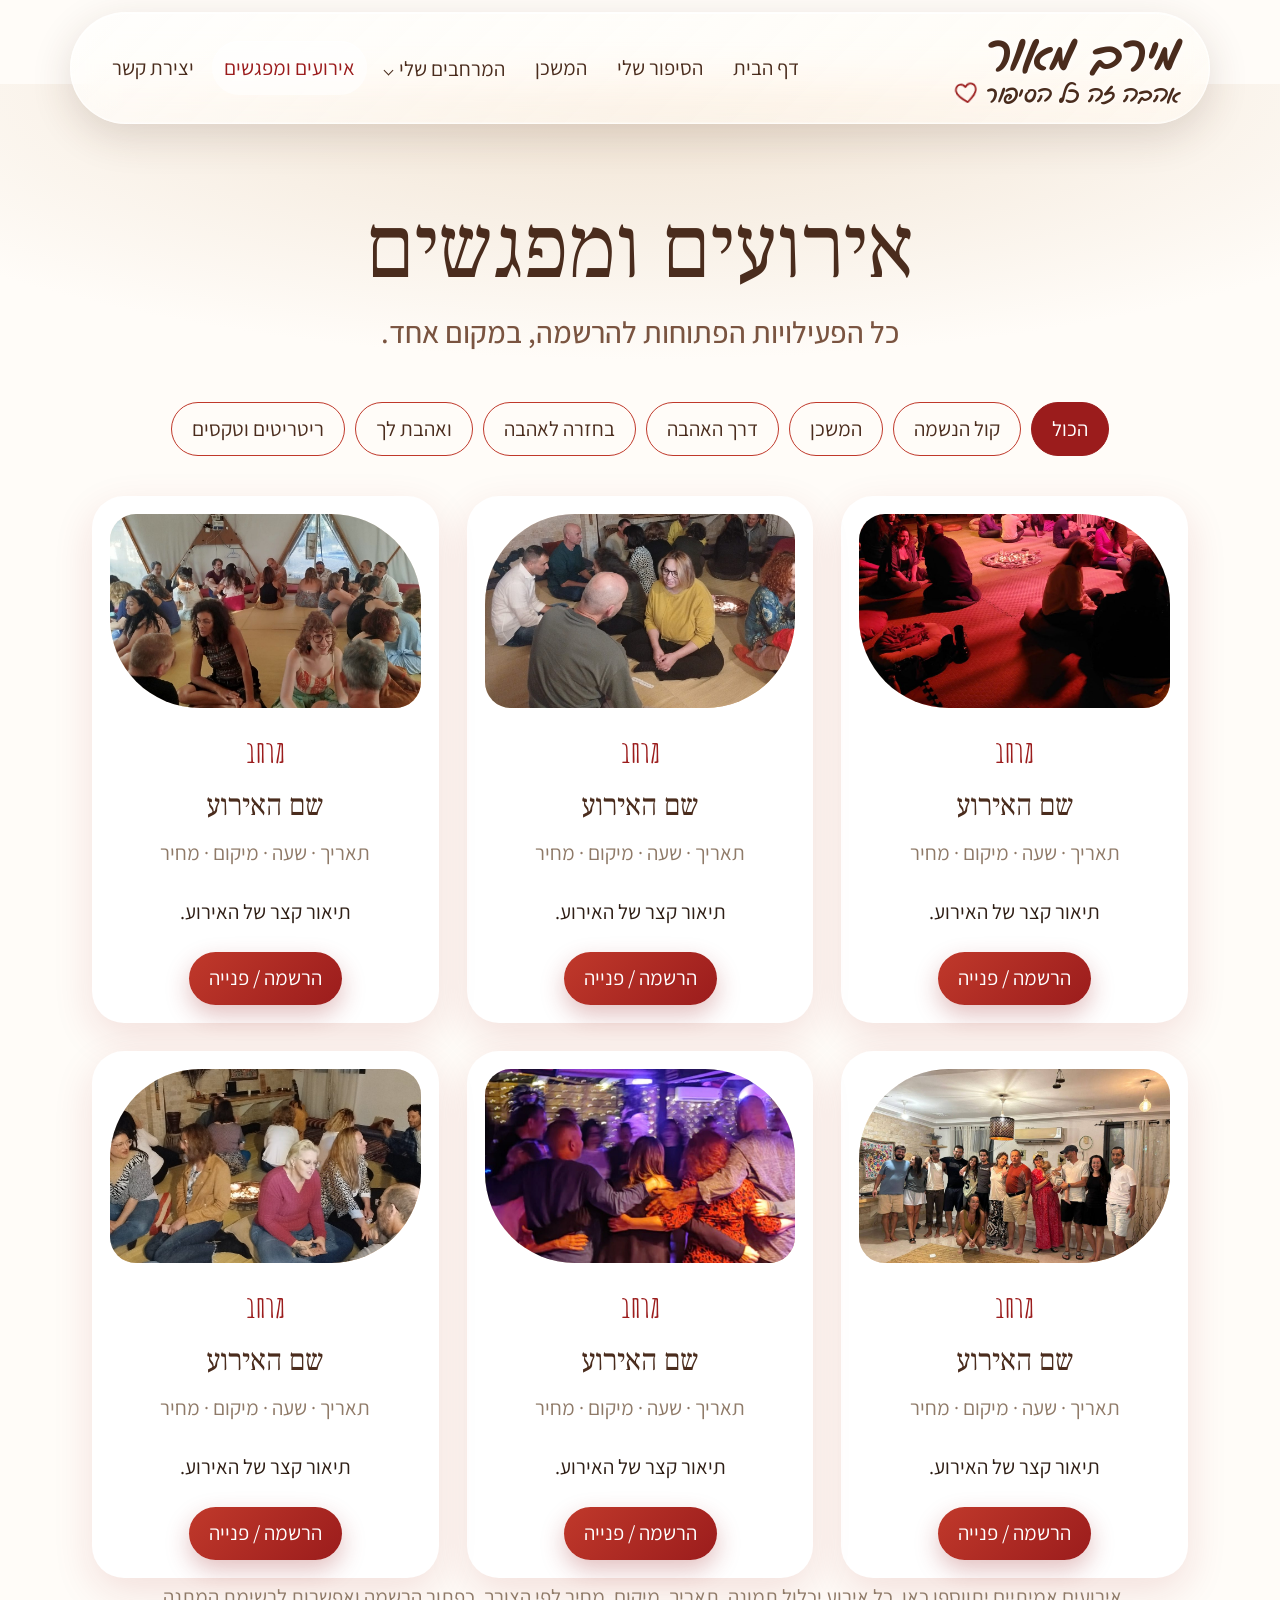
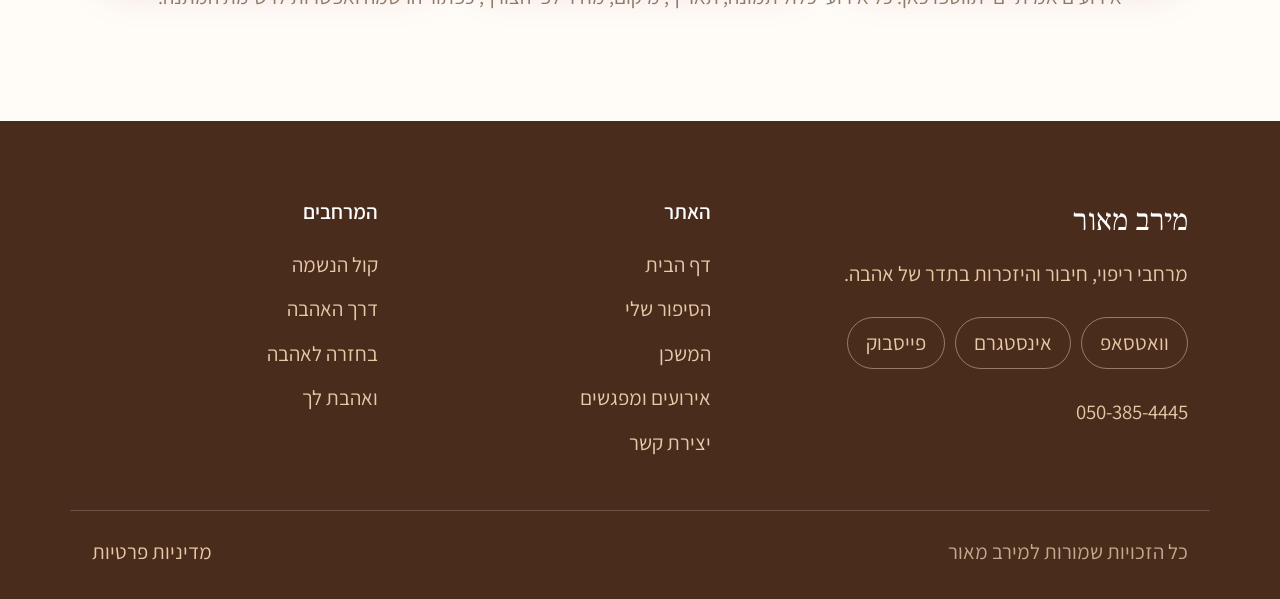
<file: events.html>
<!doctype html>
<html lang="he" dir="rtl">
<head>
<meta charset="utf-8">
<meta name="viewport" content="width=device-width,initial-scale=1">
<title>אירועים ומפגשים | מירב מאור</title>
<meta name="description" content="לוח האירועים והמפגשים: סדנאות, מעגלי שירה, מפגשי היכרות, תהליכים לנשים וזוגות וריטריטים.">
<meta property="og:title" content="אירועים ומפגשים | מירב מאור">
<meta property="og:description" content="לוח האירועים והמפגשים: סדנאות, מעגלי שירה, מפגשי היכרות, תהליכים לנשים וזוגות וריטריטים.">
<meta property="og:type" content="website">
<meta property="og:locale" content="he_IL">
<meta property="og:url" content="https://aviramo.github.io/meiravlove/events.html">
<meta property="og:image" content="https://aviramo.github.io/meiravlove/images/og-share.jpg">
<meta property="og:image:width" content="1200">
<meta property="og:image:height" content="630">
<meta name="twitter:card" content="summary_large_image">
<link rel="preconnect" href="https://fonts.googleapis.com">
<link rel="stylesheet" href="https://fonts.googleapis.com/css2?family=Bellefair&family=Frank+Ruhl+Libre:wght@400;500;700&family=Amatic+SC:wght@400;700&family=Gveret+Levin&family=Rubik:wght@500;600;700&family=Assistant:wght@300;400;500;600;700&display=swap">
<script>try{var p=sessionStorage.getItem('pt');if(p){sessionStorage.removeItem('pt');var a=p.split(',');var d=document.documentElement;d.classList.add('pt-in');d.style.setProperty('--px',a[0]+'px');d.style.setProperty('--py',a[1]+'px')}}catch(e){}</script>
<link rel="stylesheet" href="style.css?v=3b280d38">
</head>
<body class="">
<header class="hdr"><div class="wrap hdr-in">
<a class="logo" href="index.html"><span><b class="logo-name">מירב מאור</b><small>אהבה זה כל הסיפור<svg class="logo-heart" viewBox="0 0 24 22" aria-hidden="true"><path d="M12.2 20.4C7 16.3 2.4 12.6 2.2 8.1 2.1 4.9 4.5 2.4 7.4 2.5c1.9.1 3.5 1.2 4.6 3 1.2-1.9 3-3 4.9-2.9 3 .1 5.2 2.7 5 5.8-.3 4.6-4.9 8.1-9.7 12z" fill="none" stroke="currentColor" stroke-width="1.7" stroke-linecap="round" stroke-linejoin="round"/></svg></small></span></a>
<button class="burger" aria-label="תפריט" aria-expanded="false"><span></span><span></span><span></span></button>
<nav class="nav"><a href="index.html" style="--i:0">דף הבית</a><a href="story.html" style="--i:1">הסיפור שלי</a><a href="mishkan.html" style="--i:2">המשכן</a><div class="dd" style="--i:3"><button aria-expanded="false">המרחבים שלי<i class="caret"></i></button><div class="dd-menu"><a href="kol-hanshama.html">קול הנשמה</a><a href="derech-haahava.html">דרך האהבה</a><a href="bechazara-leahava.html">בחזרה לאהבה</a><a href="veahavat-lach.html">ואהבת לך</a></div></div><a href="events.html" class="cur" style="--i:4">אירועים ומפגשים</a><a href="contact.html" style="--i:5">יצירת קשר</a></nav>
</div></header>
<main>

<section class="page-hd"><div class="wrap"><h1>אירועים ומפגשים</h1><p class="lead">כל הפעילויות הפתוחות להרשמה, במקום אחד.</p></div></section>
<section class="sec"><div class="wrap"><div class="pills"><button class="pill on">הכול</button><button class="pill">קול הנשמה</button><button class="pill">המשכן</button><button class="pill">דרך האהבה</button><button class="pill">בחזרה לאהבה</button><button class="pill">ואהבת לך</button><button class="pill">ריטריטים וטקסים</button></div>
<div class="grid3"><article class="ev"><figure class="slot " style="--ratio:16/10"><div class="slot-ph"><span class="slot-ico">▢</span><b>תמונת אירוע</b><small>images/event-1.jpg</small></div><img src="images/event-1.jpg" alt="תמונת אירוע" loading="lazy" onerror="this.remove()"></figure><p class="tag">מרחב</p><h3>שם האירוע</h3><p class="muted">תאריך · שעה · מיקום · מחיר</p><p>תיאור קצר של האירוע.</p><a class="btn small" href="contact.html">הרשמה / פנייה</a></article><article class="ev"><figure class="slot " style="--ratio:16/10"><div class="slot-ph"><span class="slot-ico">▢</span><b>תמונת אירוע</b><small>images/event-2.jpg</small></div><img src="images/event-2.jpg" alt="תמונת אירוע" loading="lazy" onerror="this.remove()"></figure><p class="tag">מרחב</p><h3>שם האירוע</h3><p class="muted">תאריך · שעה · מיקום · מחיר</p><p>תיאור קצר של האירוע.</p><a class="btn small" href="contact.html">הרשמה / פנייה</a></article><article class="ev"><figure class="slot " style="--ratio:16/10"><div class="slot-ph"><span class="slot-ico">▢</span><b>תמונת אירוע</b><small>images/event-3.jpg</small></div><img src="images/event-3.jpg" alt="תמונת אירוע" loading="lazy" onerror="this.remove()"></figure><p class="tag">מרחב</p><h3>שם האירוע</h3><p class="muted">תאריך · שעה · מיקום · מחיר</p><p>תיאור קצר של האירוע.</p><a class="btn small" href="contact.html">הרשמה / פנייה</a></article><article class="ev"><figure class="slot " style="--ratio:16/10"><div class="slot-ph"><span class="slot-ico">▢</span><b>תמונת אירוע</b><small>images/event-4.jpg</small></div><img src="images/event-4.jpg" alt="תמונת אירוע" loading="lazy" onerror="this.remove()"></figure><p class="tag">מרחב</p><h3>שם האירוע</h3><p class="muted">תאריך · שעה · מיקום · מחיר</p><p>תיאור קצר של האירוע.</p><a class="btn small" href="contact.html">הרשמה / פנייה</a></article><article class="ev"><figure class="slot " style="--ratio:16/10"><div class="slot-ph"><span class="slot-ico">▢</span><b>תמונת אירוע</b><small>images/event-5.jpg</small></div><img src="images/event-5.jpg" alt="תמונת אירוע" loading="lazy" onerror="this.remove()"></figure><p class="tag">מרחב</p><h3>שם האירוע</h3><p class="muted">תאריך · שעה · מיקום · מחיר</p><p>תיאור קצר של האירוע.</p><a class="btn small" href="contact.html">הרשמה / פנייה</a></article><article class="ev"><figure class="slot " style="--ratio:16/10"><div class="slot-ph"><span class="slot-ico">▢</span><b>תמונת אירוע</b><small>images/event-6.jpg</small></div><img src="images/event-6.jpg" alt="תמונת אירוע" loading="lazy" onerror="this.remove()"></figure><p class="tag">מרחב</p><h3>שם האירוע</h3><p class="muted">תאריך · שעה · מיקום · מחיר</p><p>תיאור קצר של האירוע.</p><a class="btn small" href="contact.html">הרשמה / פנייה</a></article></div>
<p class="muted c">אירועים אמיתיים יתווספו כאן. כל אירוע יכלול תמונה, תאריך, מיקום, מחיר לפי הצורך, כפתור הרשמה ואפשרות לרשימת המתנה.</p></div></section>

</main>
<footer class="ftr"><div class="wrap ftr-grid">
<div class="ftr-brand"><p class="ftr-t">מירב מאור</p><p>מרחבי ריפוי, חיבור והיזכרות בתדר של אהבה.</p>
<p class="ftr-soc"><a href="https://wa.me/972503854445" target="_blank" rel="noopener">וואטסאפ</a><a href="https://www.instagram.com/meiravmaor/" target="_blank" rel="noopener">אינסטגרם</a><a href="https://www.facebook.com/merimaor" target="_blank" rel="noopener">פייסבוק</a></p>
<p class="ftr-contact"><a href="tel:+972503854445" dir="ltr">050-385-4445</a></p></div>
<nav aria-label="האתר"><h4>האתר</h4><a href="index.html">דף הבית</a><a href="story.html">הסיפור שלי</a><a href="mishkan.html">המשכן</a><a href="events.html">אירועים ומפגשים</a><a href="contact.html">יצירת קשר</a></nav>
<nav aria-label="המרחבים"><h4>המרחבים</h4><a href="kol-hanshama.html">קול הנשמה</a><a href="derech-haahava.html">דרך האהבה</a><a href="bechazara-leahava.html">בחזרה לאהבה</a><a href="veahavat-lach.html">ואהבת לך</a></nav>
</div><div class="wrap ftr-bot"><span>כל הזכויות שמורות למירב מאור</span><a href="privacy.html">מדיניות פרטיות</a></div></footer>
<dialog class="regdlg" id="regdlg"><form class="form" method="dialog" id="reg-form">
<button type="button" class="regx" aria-label="סגירה">×</button>
<h3 id="reg-title">הרשמה</h3>
<label>אפשרות הרשמה<select name="opt" required></select></label>
<p class="reg-price" aria-live="polite"></p>
<label>שם מלא<input name="name" required autocomplete="name"></label>
<label>טלפון<input name="phone" type="tel" required autocomplete="tel" dir="ltr"></label>
<label>אימייל<input name="email" type="email" required autocomplete="email" dir="ltr"></label>
<label class="chk"><input type="checkbox" required> קראתי ואני מסכימ/ה ל<a href="privacy.html">מדיניות הפרטיות</a></label>
<button class="btn" type="submit">המשך לתשלום</button>
<p class="form-msg" role="status"></p>
</form></dialog>
<script src="site.js?v=3b280d38"></script>
</body>
</html>
</file>
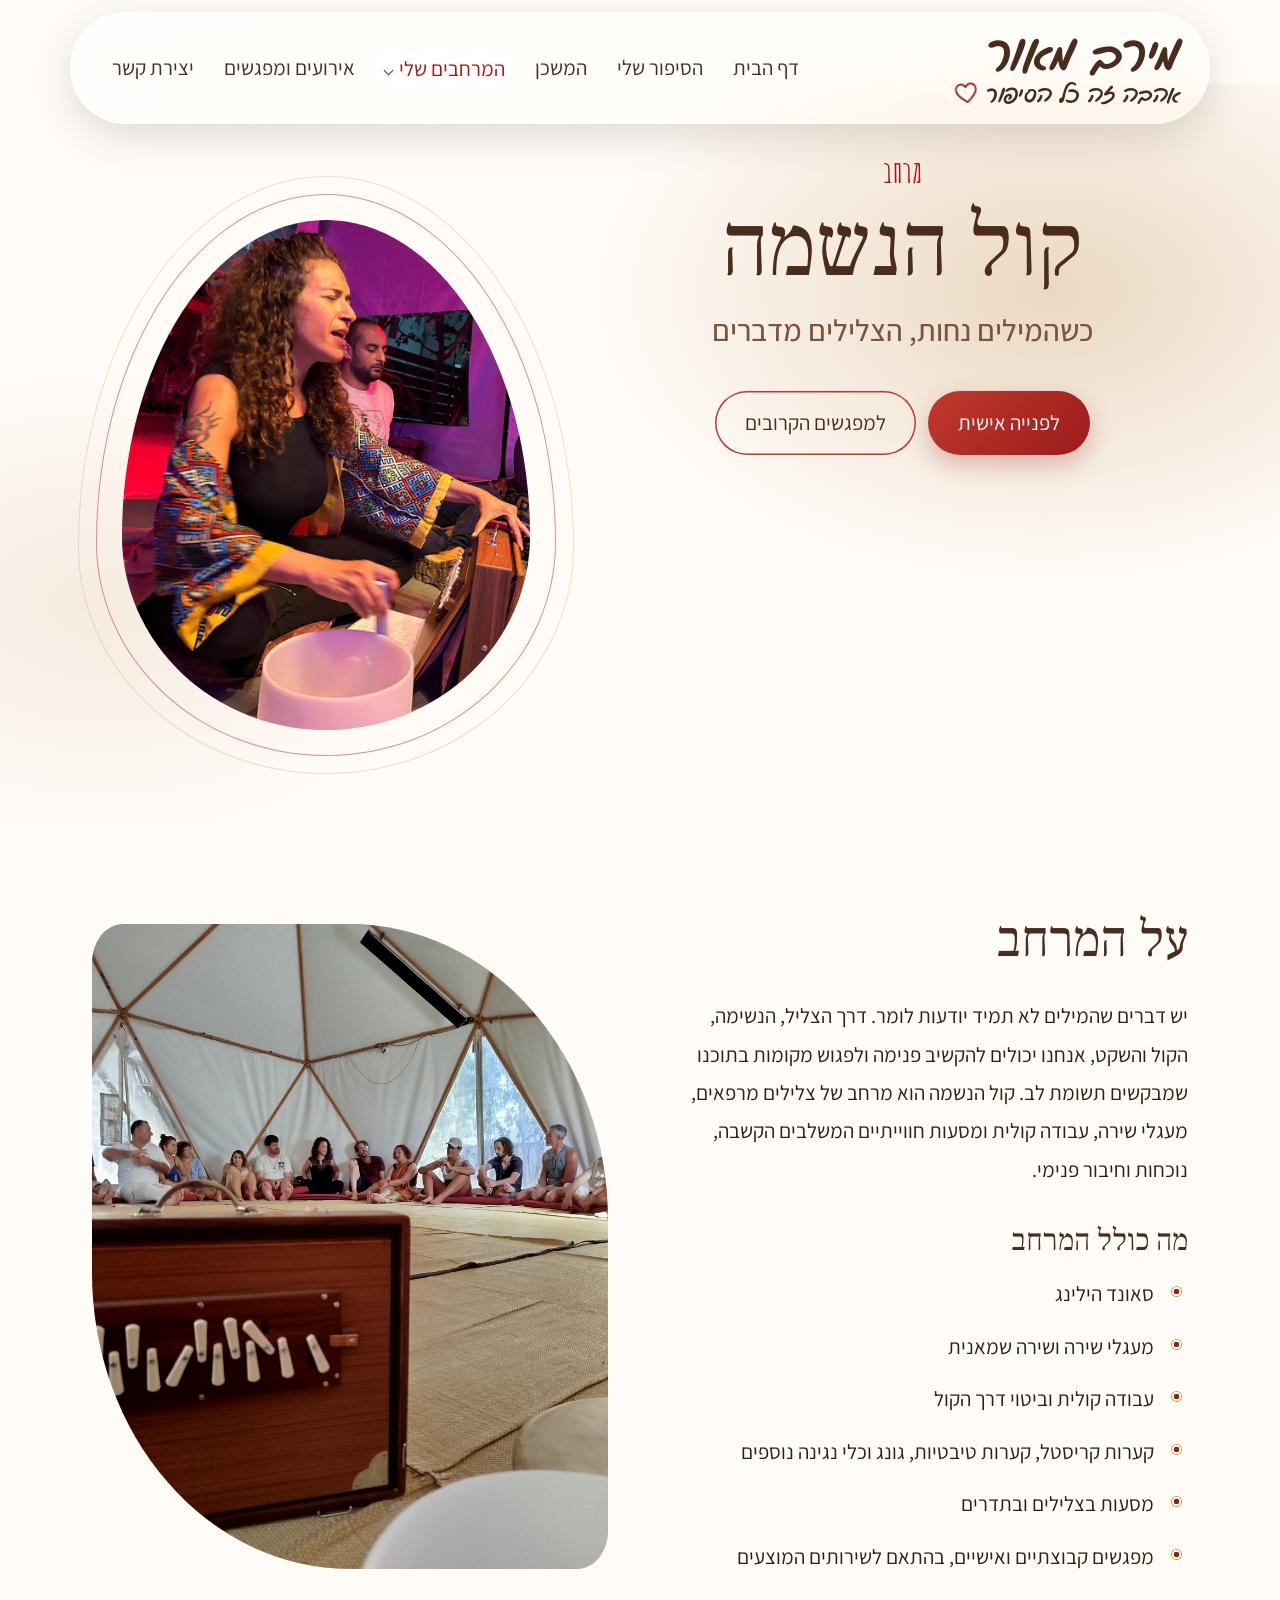
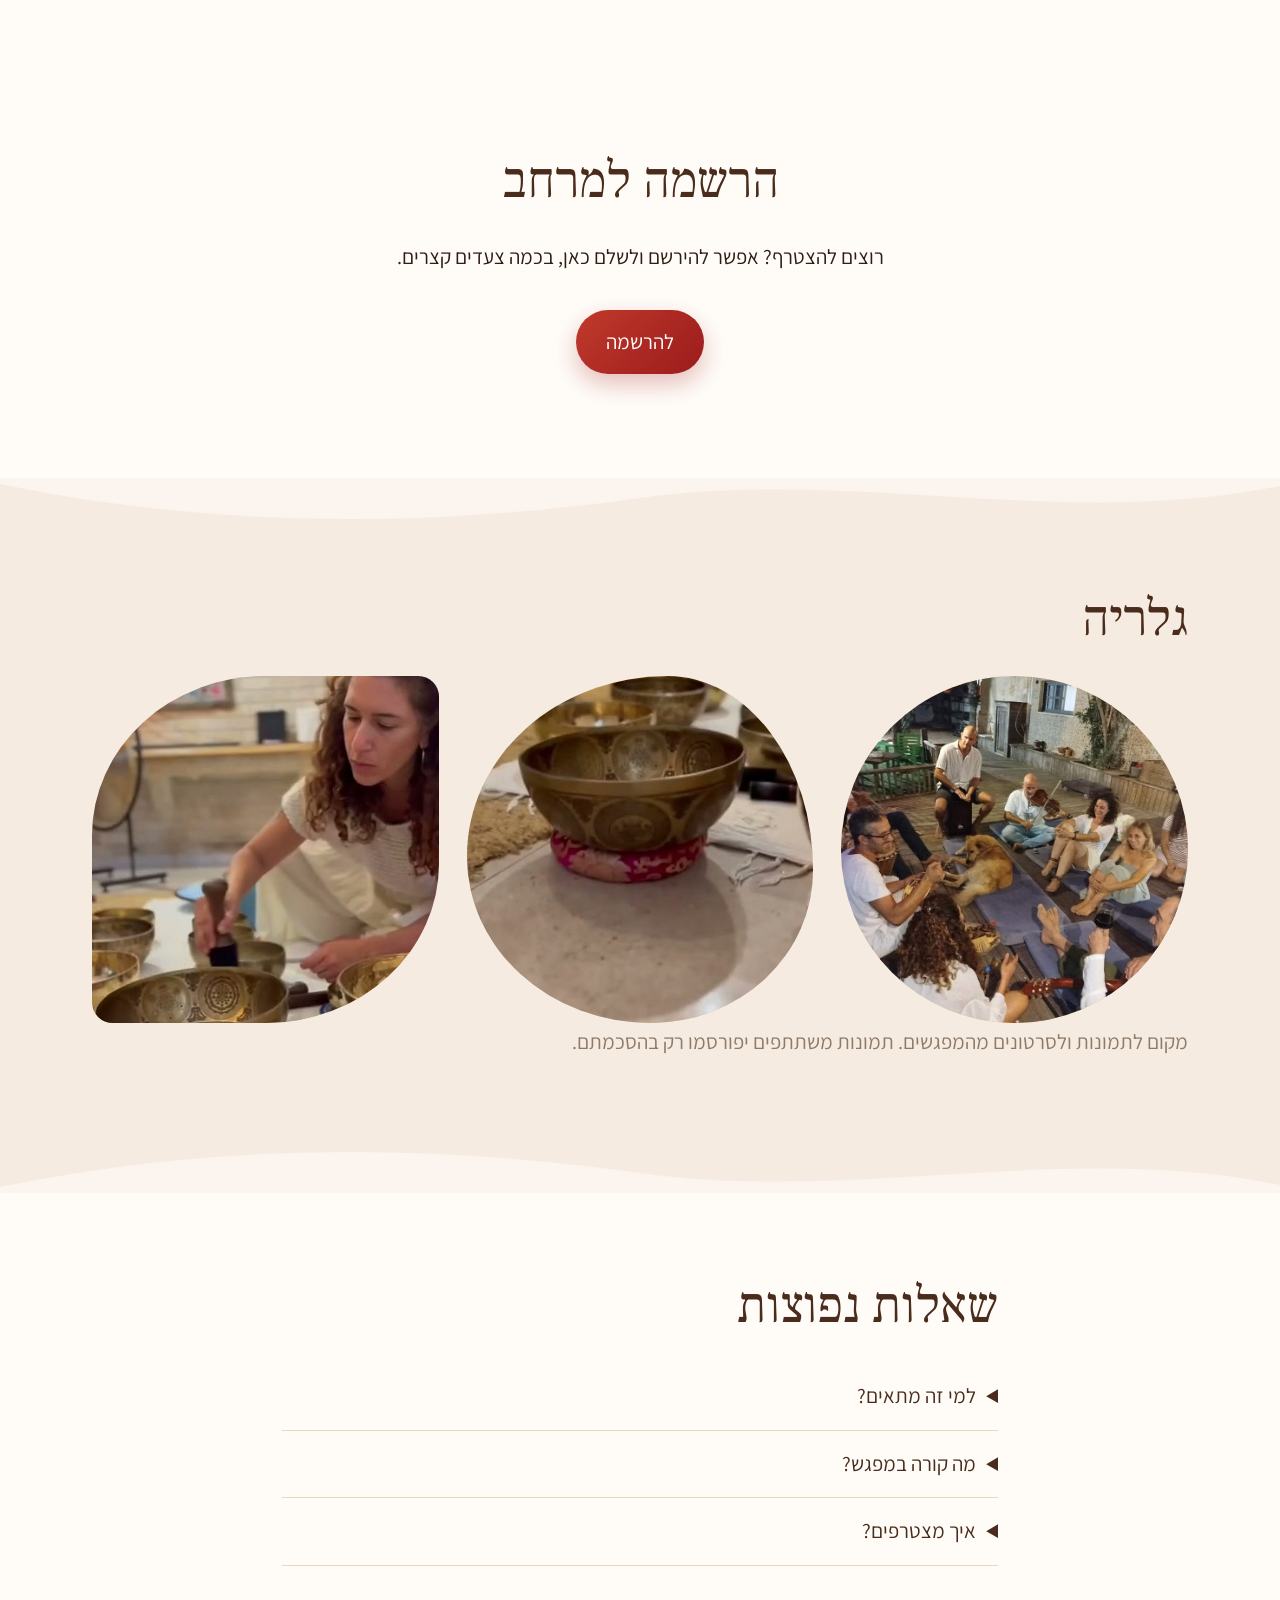
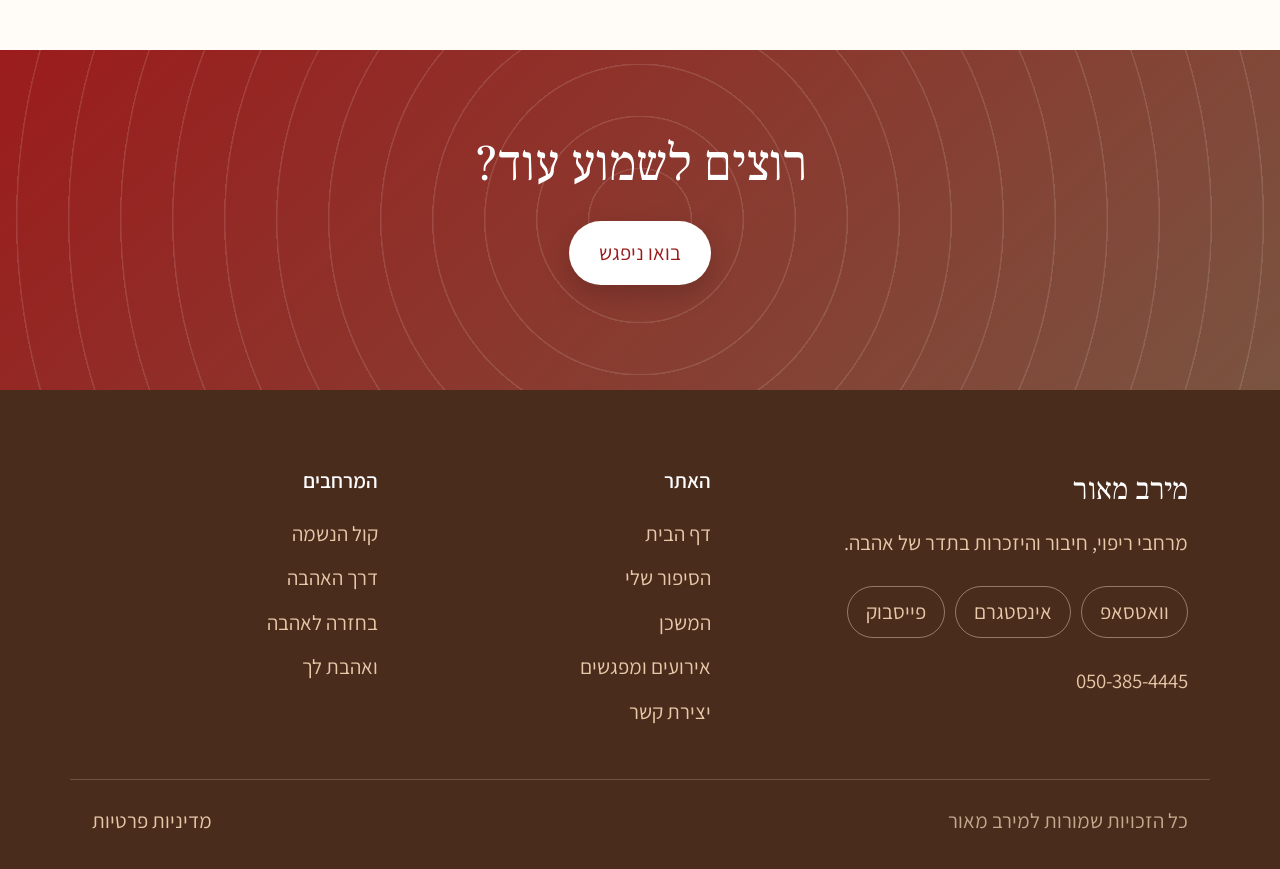
<file: kol-hanshama.html>
<!doctype html>
<html lang="he" dir="rtl">
<head>
<meta charset="utf-8">
<meta name="viewport" content="width=device-width,initial-scale=1">
<title>קול הנשמה | מירב מאור</title>
<meta name="description" content="קול הנשמה: סאונד הילינג, מעגלי שירה, קערות קריסטל וגונג. כשהמילים נחות, הצלילים מדברים.">
<meta property="og:title" content="קול הנשמה | מירב מאור">
<meta property="og:description" content="קול הנשמה: סאונד הילינג, מעגלי שירה, קערות קריסטל וגונג. כשהמילים נחות, הצלילים מדברים.">
<meta property="og:type" content="website">
<meta property="og:locale" content="he_IL">
<meta property="og:url" content="https://aviramo.github.io/meiravlove/kol-hanshama.html">
<meta property="og:image" content="https://aviramo.github.io/meiravlove/images/og-share.jpg">
<meta property="og:image:width" content="1200">
<meta property="og:image:height" content="630">
<meta name="twitter:card" content="summary_large_image">
<link rel="preconnect" href="https://fonts.googleapis.com">
<link rel="stylesheet" href="https://fonts.googleapis.com/css2?family=Bellefair&family=Frank+Ruhl+Libre:wght@400;500;700&family=Amatic+SC:wght@400;700&family=Gveret+Levin&family=Rubik:wght@500;600;700&family=Assistant:wght@300;400;500;600;700&display=swap">
<script>try{var p=sessionStorage.getItem('pt');if(p){sessionStorage.removeItem('pt');var a=p.split(',');var d=document.documentElement;d.classList.add('pt-in');d.style.setProperty('--px',a[0]+'px');d.style.setProperty('--py',a[1]+'px')}}catch(e){}</script>
<link rel="stylesheet" href="style.css?v=3b280d38">
</head>
<body class="">
<header class="hdr"><div class="wrap hdr-in">
<a class="logo" href="index.html"><span><b class="logo-name">מירב מאור</b><small>אהבה זה כל הסיפור<svg class="logo-heart" viewBox="0 0 24 22" aria-hidden="true"><path d="M12.2 20.4C7 16.3 2.4 12.6 2.2 8.1 2.1 4.9 4.5 2.4 7.4 2.5c1.9.1 3.5 1.2 4.6 3 1.2-1.9 3-3 4.9-2.9 3 .1 5.2 2.7 5 5.8-.3 4.6-4.9 8.1-9.7 12z" fill="none" stroke="currentColor" stroke-width="1.7" stroke-linecap="round" stroke-linejoin="round"/></svg></small></span></a>
<button class="burger" aria-label="תפריט" aria-expanded="false"><span></span><span></span><span></span></button>
<nav class="nav"><a href="index.html" style="--i:0">דף הבית</a><a href="story.html" style="--i:1">הסיפור שלי</a><a href="mishkan.html" style="--i:2">המשכן</a><div class="dd" style="--i:3"><button class="cur" aria-expanded="false">המרחבים שלי<i class="caret"></i></button><div class="dd-menu"><a href="kol-hanshama.html" class="cur">קול הנשמה</a><a href="derech-haahava.html">דרך האהבה</a><a href="bechazara-leahava.html">בחזרה לאהבה</a><a href="veahavat-lach.html">ואהבת לך</a></div></div><a href="events.html" style="--i:4">אירועים ומפגשים</a><a href="contact.html" style="--i:5">יצירת קשר</a></nav>
</div></header>
<main>
<section class="hero"><div class="wrap hero-in">
<div class="hero-txt"><p class="kicker">מרחב</p><h1>קול הנשמה</h1><p class="lead">כשהמילים נחות, הצלילים מדברים</p>
<p class="cta"><a class="btn" href="contact.html">לפנייה אישית</a> <a class="btn ghost" href="events.html">למפגשים הקרובים</a></p></div>
<div class="halo"><figure class="slot hero-fig" style="--ratio:4/5"><div class="slot-ph"><span class="slot-ico">▢</span><b>מירב עם קערות/גונג</b><small>images/kol-hero.jpg</small></div><img src="images/kol-hero.jpg" alt="מירב עם קערות/גונג" loading="lazy" onerror="this.remove()"></figure></div>
</div></section><section class="sec"><div class="wrap two">
<div><h2>על המרחב</h2><p>יש דברים שהמילים לא תמיד יודעות לומר. דרך הצליל, הנשימה, הקול והשקט, אנחנו יכולים להקשיב פנימה ולפגוש מקומות בתוכנו שמבקשים תשומת לב. קול הנשמה הוא מרחב של צלילים מרפאים, מעגלי שירה, עבודה קולית ומסעות חווייתיים המשלבים הקשבה, נוכחות וחיבור פנימי.</p><h3>מה כולל המרחב</h3><ul class='ticks'><li>סאונד הילינג</li><li>מעגלי שירה ושירה שמאנית</li><li>עבודה קולית וביטוי דרך הקול</li><li>קערות קריסטל, קערות טיבטיות, גונג וכלי נגינה נוספים</li><li>מסעות בצלילים ובתדרים</li><li>מפגשים קבוצתיים ואישיים, בהתאם לשירותים המוצעים</li></ul></div>
<figure class="slot " style="--ratio:4/5"><div class="slot-ph"><span class="slot-ico">▢</span><b>כלי נגינה</b><small>images/kol-1.jpg</small></div><img src="images/kol-1.jpg" alt="כלי נגינה" loading="lazy" onerror="this.remove()"></figure>
</div></section>
<section class="sec reg" id="register"><div class="wrap narrow c"><h2>הרשמה למרחב</h2>
<p>רוצים להצטרף? אפשר להירשם ולשלם כאן, בכמה צעדים קצרים.</p>
<p class="cta"><button class="btn" type="button" data-reg="קול הנשמה" data-opts="[{&quot;label&quot;: &quot;[שם האפשרות]&quot;, &quot;price&quot;: &quot;&quot;, &quot;url&quot;: &quot;&quot;}]">להרשמה</button></p></div></section>
<section class="sec alt"><div class="wrap"><h2>גלריה</h2>
<div class="grid3"><figure class="slot " style="--ratio:1/1"><div class="slot-ph"><span class="slot-ico">▢</span><b>מעגל שירה</b><small>images/kol-2.jpg</small></div><img src="images/kol-2.jpg" alt="מעגל שירה" loading="lazy" onerror="this.remove()"></figure><figure class="slot " style="--ratio:1/1"><div class="slot-ph"><span class="slot-ico">▢</span><b>קערות קריסטל</b><small>images/kol-3.jpg</small></div><img src="images/kol-3.jpg" alt="קערות קריסטל" loading="lazy" onerror="this.remove()"></figure><figure class="slot " style="--ratio:1/1"><div class="slot-ph"><span class="slot-ico">▢</span><b>גונג</b><small>images/kol-4.jpg</small></div><img src="images/kol-4.jpg" alt="גונג" loading="lazy" onerror="this.remove()"></figure></div>
<p class="muted">מקום לתמונות ולסרטונים מהמפגשים. תמונות משתתפים יפורסמו רק בהסכמתם.</p></div></section>
<section class="sec"><div class="wrap narrow"><h2>שאלות נפוצות</h2>
<details><summary>למי זה מתאים?</summary><p>[יושלם: למי המרחב מיועד ומה לא צריך להביא איתכם.]</p></details>
<details><summary>מה קורה במפגש?</summary><p>[יושלם: תיאור מפגש טיפוסי.]</p></details>
<details><summary>איך מצטרפים?</summary><p>אפשר לפנות דרך <a href="contact.html">טופס יצירת הקשר</a> או לבחור מפגש קרוב בלוח <a href="events.html">האירועים</a>.</p></details>

</div></section>
<section class="cta-band"><div class="wrap"><h2>רוצים לשמוע עוד?</h2><p><a class="btn" href="contact.html">בואו ניפגש</a></p></div></section>
</main>
<footer class="ftr"><div class="wrap ftr-grid">
<div class="ftr-brand"><p class="ftr-t">מירב מאור</p><p>מרחבי ריפוי, חיבור והיזכרות בתדר של אהבה.</p>
<p class="ftr-soc"><a href="https://wa.me/972503854445" target="_blank" rel="noopener">וואטסאפ</a><a href="https://www.instagram.com/meiravmaor/" target="_blank" rel="noopener">אינסטגרם</a><a href="https://www.facebook.com/merimaor" target="_blank" rel="noopener">פייסבוק</a></p>
<p class="ftr-contact"><a href="tel:+972503854445" dir="ltr">050-385-4445</a></p></div>
<nav aria-label="האתר"><h4>האתר</h4><a href="index.html">דף הבית</a><a href="story.html">הסיפור שלי</a><a href="mishkan.html">המשכן</a><a href="events.html">אירועים ומפגשים</a><a href="contact.html">יצירת קשר</a></nav>
<nav aria-label="המרחבים"><h4>המרחבים</h4><a href="kol-hanshama.html">קול הנשמה</a><a href="derech-haahava.html">דרך האהבה</a><a href="bechazara-leahava.html">בחזרה לאהבה</a><a href="veahavat-lach.html">ואהבת לך</a></nav>
</div><div class="wrap ftr-bot"><span>כל הזכויות שמורות למירב מאור</span><a href="privacy.html">מדיניות פרטיות</a></div></footer>
<dialog class="regdlg" id="regdlg"><form class="form" method="dialog" id="reg-form">
<button type="button" class="regx" aria-label="סגירה">×</button>
<h3 id="reg-title">הרשמה</h3>
<label>אפשרות הרשמה<select name="opt" required></select></label>
<p class="reg-price" aria-live="polite"></p>
<label>שם מלא<input name="name" required autocomplete="name"></label>
<label>טלפון<input name="phone" type="tel" required autocomplete="tel" dir="ltr"></label>
<label>אימייל<input name="email" type="email" required autocomplete="email" dir="ltr"></label>
<label class="chk"><input type="checkbox" required> קראתי ואני מסכימ/ה ל<a href="privacy.html">מדיניות הפרטיות</a></label>
<button class="btn" type="submit">המשך לתשלום</button>
<p class="form-msg" role="status"></p>
</form></dialog>
<script src="site.js?v=3b280d38"></script>
</body>
</html>
</file>
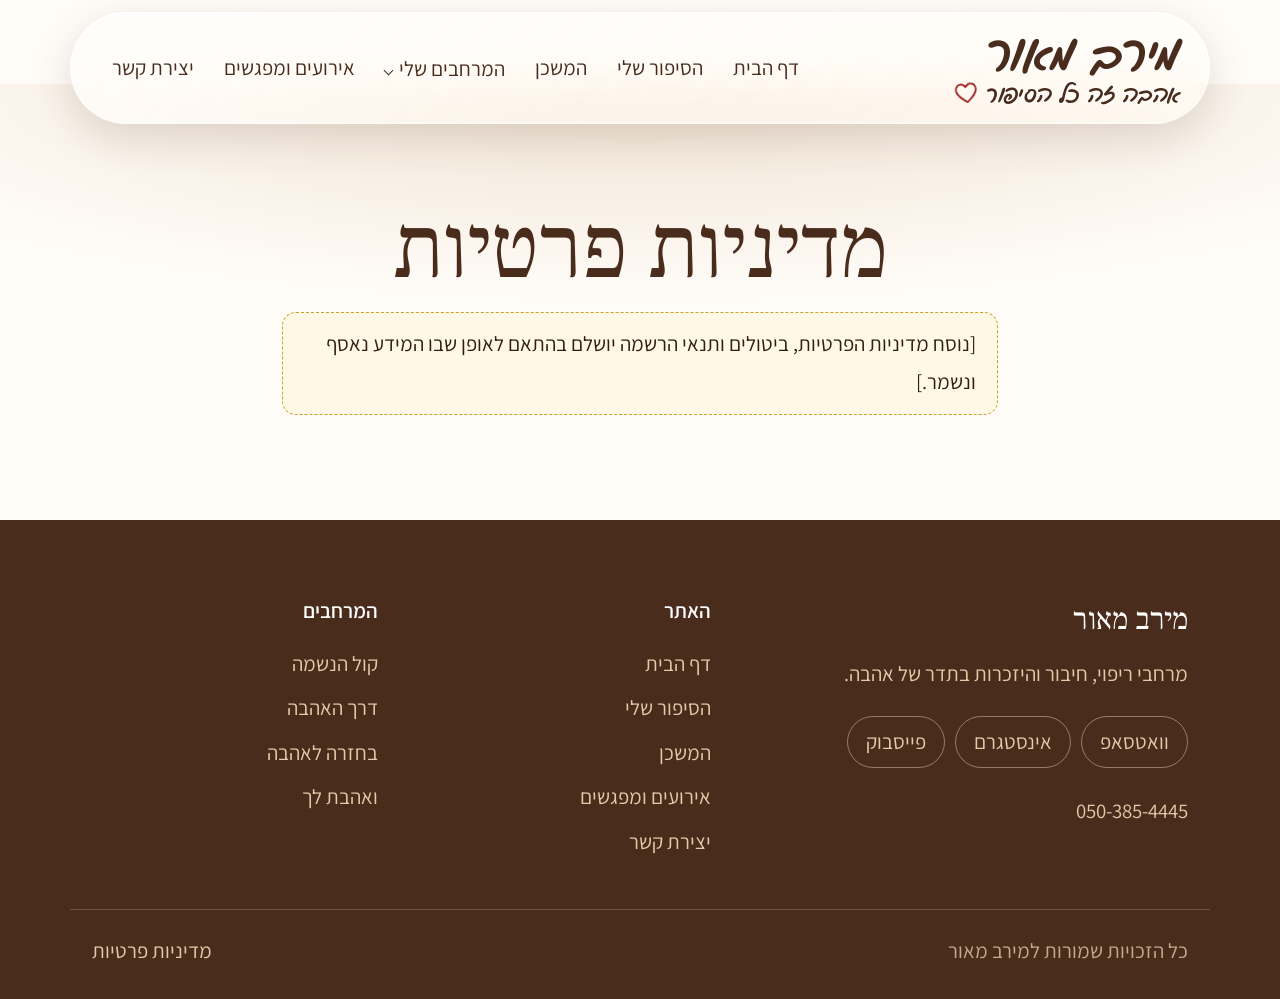
<file: privacy.html>
<!doctype html>
<html lang="he" dir="rtl">
<head>
<meta charset="utf-8">
<meta name="viewport" content="width=device-width,initial-scale=1">
<title>מדיניות פרטיות | מירב מאור</title>
<meta name="description" content="מדיניות הפרטיות של האתר.">
<meta property="og:title" content="מדיניות פרטיות | מירב מאור">
<meta property="og:description" content="מדיניות הפרטיות של האתר.">
<meta property="og:type" content="website">
<meta property="og:locale" content="he_IL">
<meta property="og:url" content="https://aviramo.github.io/meiravlove/privacy.html">
<meta property="og:image" content="https://aviramo.github.io/meiravlove/images/og-share.jpg">
<meta property="og:image:width" content="1200">
<meta property="og:image:height" content="630">
<meta name="twitter:card" content="summary_large_image">
<link rel="preconnect" href="https://fonts.googleapis.com">
<link rel="stylesheet" href="https://fonts.googleapis.com/css2?family=Bellefair&family=Frank+Ruhl+Libre:wght@400;500;700&family=Amatic+SC:wght@400;700&family=Gveret+Levin&family=Rubik:wght@500;600;700&family=Assistant:wght@300;400;500;600;700&display=swap">
<script>try{var p=sessionStorage.getItem('pt');if(p){sessionStorage.removeItem('pt');var a=p.split(',');var d=document.documentElement;d.classList.add('pt-in');d.style.setProperty('--px',a[0]+'px');d.style.setProperty('--py',a[1]+'px')}}catch(e){}</script>
<link rel="stylesheet" href="style.css?v=3b280d38">
</head>
<body class="">
<header class="hdr"><div class="wrap hdr-in">
<a class="logo" href="index.html"><span><b class="logo-name">מירב מאור</b><small>אהבה זה כל הסיפור<svg class="logo-heart" viewBox="0 0 24 22" aria-hidden="true"><path d="M12.2 20.4C7 16.3 2.4 12.6 2.2 8.1 2.1 4.9 4.5 2.4 7.4 2.5c1.9.1 3.5 1.2 4.6 3 1.2-1.9 3-3 4.9-2.9 3 .1 5.2 2.7 5 5.8-.3 4.6-4.9 8.1-9.7 12z" fill="none" stroke="currentColor" stroke-width="1.7" stroke-linecap="round" stroke-linejoin="round"/></svg></small></span></a>
<button class="burger" aria-label="תפריט" aria-expanded="false"><span></span><span></span><span></span></button>
<nav class="nav"><a href="index.html" style="--i:0">דף הבית</a><a href="story.html" style="--i:1">הסיפור שלי</a><a href="mishkan.html" style="--i:2">המשכן</a><div class="dd" style="--i:3"><button aria-expanded="false">המרחבים שלי<i class="caret"></i></button><div class="dd-menu"><a href="kol-hanshama.html">קול הנשמה</a><a href="derech-haahava.html">דרך האהבה</a><a href="bechazara-leahava.html">בחזרה לאהבה</a><a href="veahavat-lach.html">ואהבת לך</a></div></div><a href="events.html" style="--i:4">אירועים ומפגשים</a><a href="contact.html" style="--i:5">יצירת קשר</a></nav>
</div></header>
<main>

<section class="page-hd"><div class="wrap"><h1>מדיניות פרטיות</h1></div></section>
<section class="sec"><div class="wrap narrow"><p class="draft">[נוסח מדיניות הפרטיות, ביטולים ותנאי הרשמה יושלם בהתאם לאופן שבו המידע נאסף ונשמר.]</p></div></section>
</main>
<footer class="ftr"><div class="wrap ftr-grid">
<div class="ftr-brand"><p class="ftr-t">מירב מאור</p><p>מרחבי ריפוי, חיבור והיזכרות בתדר של אהבה.</p>
<p class="ftr-soc"><a href="https://wa.me/972503854445" target="_blank" rel="noopener">וואטסאפ</a><a href="https://www.instagram.com/meiravmaor/" target="_blank" rel="noopener">אינסטגרם</a><a href="https://www.facebook.com/merimaor" target="_blank" rel="noopener">פייסבוק</a></p>
<p class="ftr-contact"><a href="tel:+972503854445" dir="ltr">050-385-4445</a></p></div>
<nav aria-label="האתר"><h4>האתר</h4><a href="index.html">דף הבית</a><a href="story.html">הסיפור שלי</a><a href="mishkan.html">המשכן</a><a href="events.html">אירועים ומפגשים</a><a href="contact.html">יצירת קשר</a></nav>
<nav aria-label="המרחבים"><h4>המרחבים</h4><a href="kol-hanshama.html">קול הנשמה</a><a href="derech-haahava.html">דרך האהבה</a><a href="bechazara-leahava.html">בחזרה לאהבה</a><a href="veahavat-lach.html">ואהבת לך</a></nav>
</div><div class="wrap ftr-bot"><span>כל הזכויות שמורות למירב מאור</span><a href="privacy.html">מדיניות פרטיות</a></div></footer>
<dialog class="regdlg" id="regdlg"><form class="form" method="dialog" id="reg-form">
<button type="button" class="regx" aria-label="סגירה">×</button>
<h3 id="reg-title">הרשמה</h3>
<label>אפשרות הרשמה<select name="opt" required></select></label>
<p class="reg-price" aria-live="polite"></p>
<label>שם מלא<input name="name" required autocomplete="name"></label>
<label>טלפון<input name="phone" type="tel" required autocomplete="tel" dir="ltr"></label>
<label>אימייל<input name="email" type="email" required autocomplete="email" dir="ltr"></label>
<label class="chk"><input type="checkbox" required> קראתי ואני מסכימ/ה ל<a href="privacy.html">מדיניות הפרטיות</a></label>
<button class="btn" type="submit">המשך לתשלום</button>
<p class="form-msg" role="status"></p>
</form></dialog>
<script src="site.js?v=3b280d38"></script>
</body>
</html>
</file>
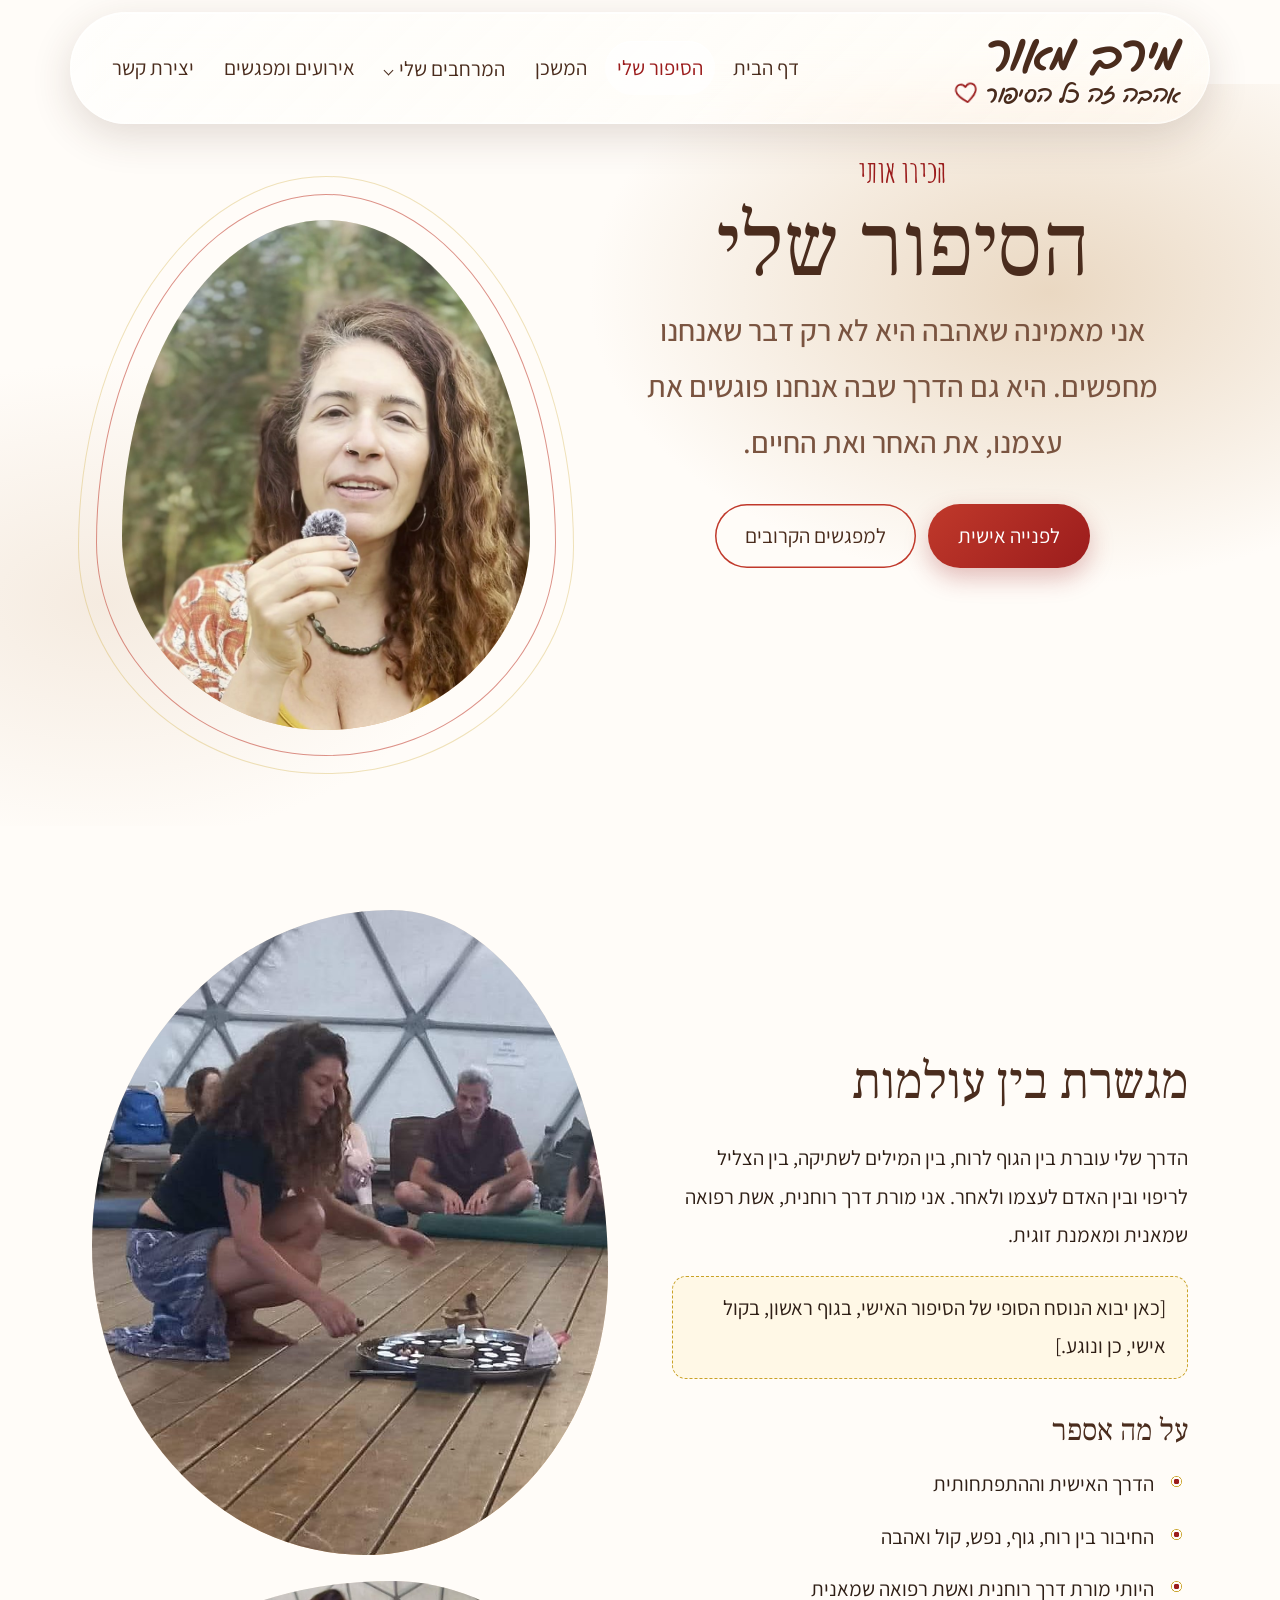
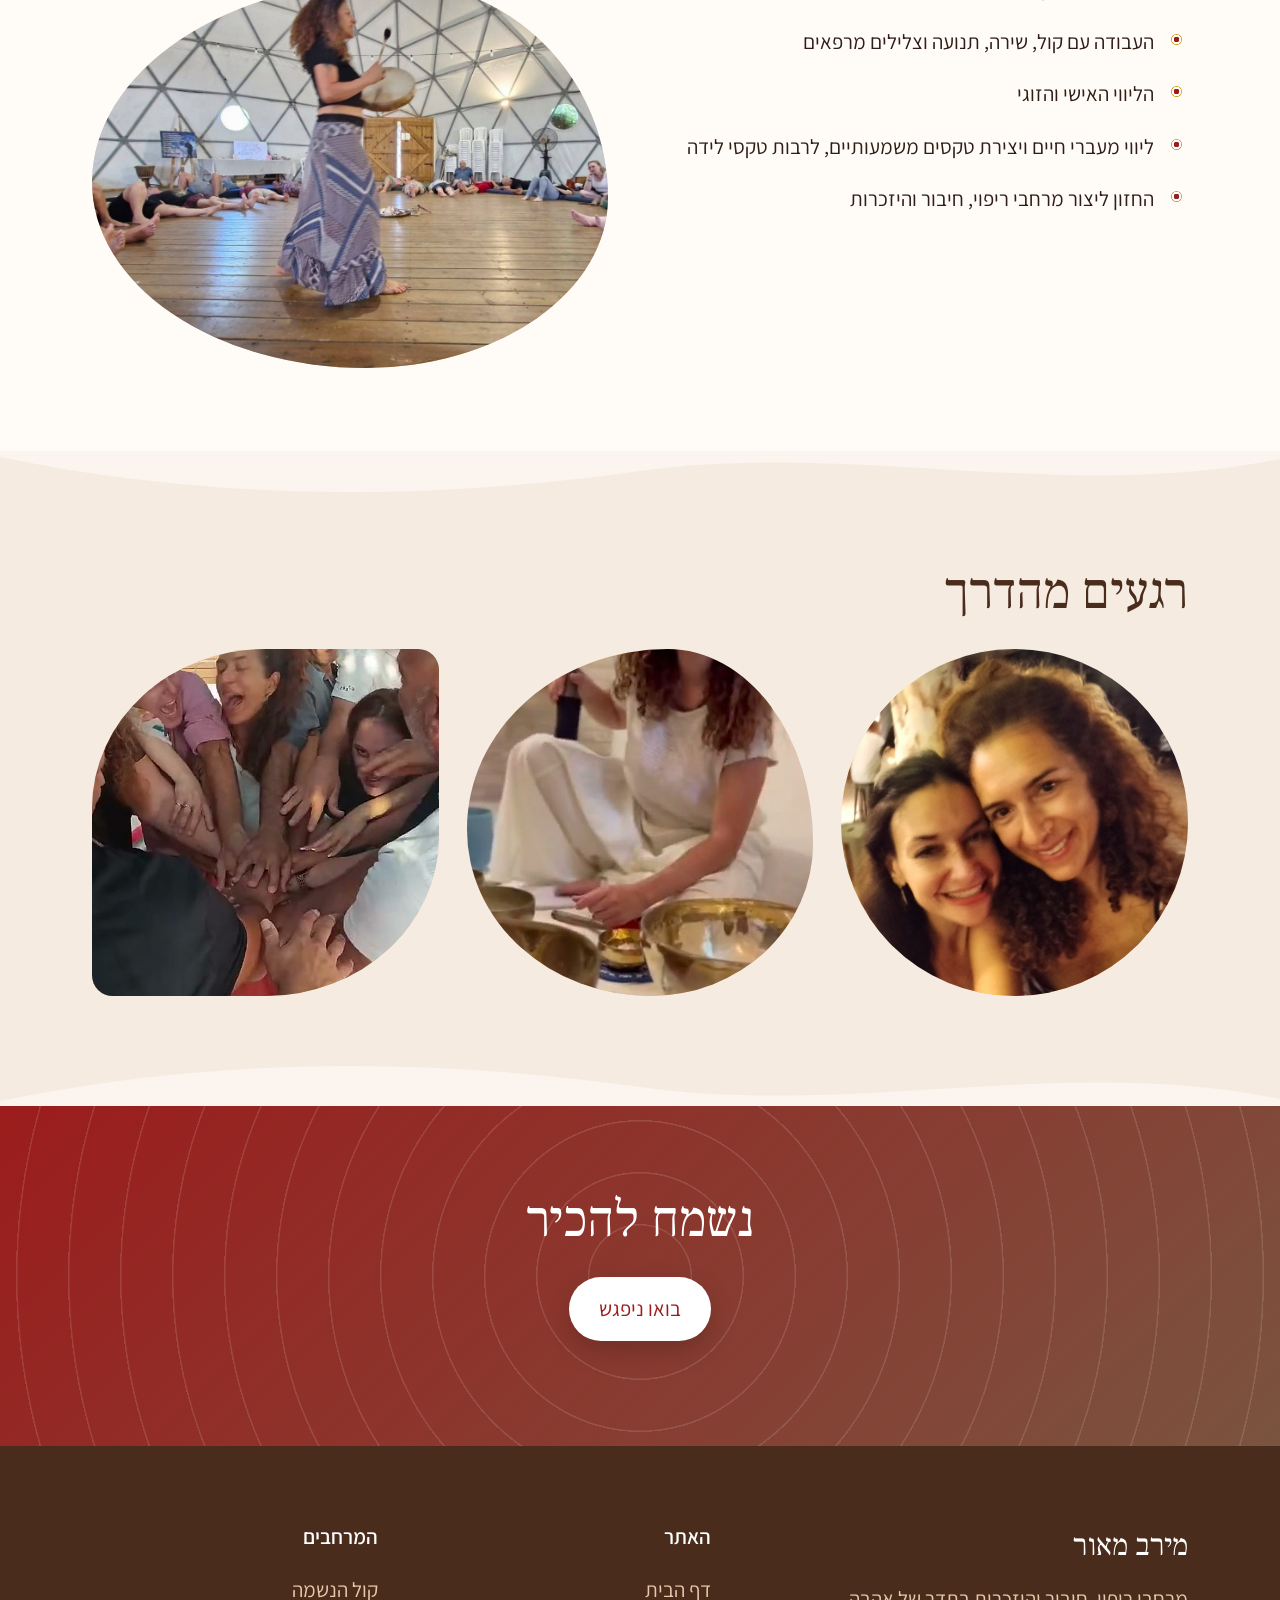
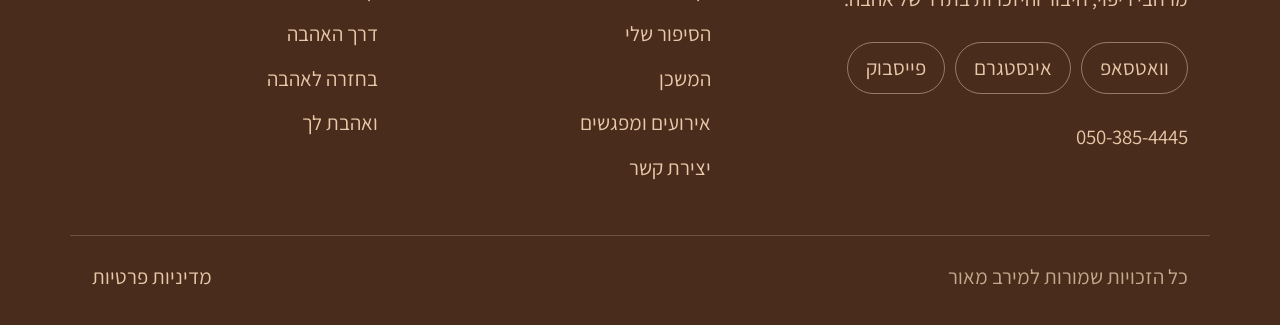
<file: story.html>
<!doctype html>
<html lang="he" dir="rtl">
<head>
<meta charset="utf-8">
<meta name="viewport" content="width=device-width,initial-scale=1">
<title>הסיפור שלי | מירב מאור</title>
<meta name="description" content="הדרך האישית והמקצועית של מירב מאור: מורת דרך רוחנית, אשת רפואה שמאנית ומאמנת זוגית.">
<meta property="og:title" content="הסיפור שלי | מירב מאור">
<meta property="og:description" content="הדרך האישית והמקצועית של מירב מאור: מורת דרך רוחנית, אשת רפואה שמאנית ומאמנת זוגית.">
<meta property="og:type" content="website">
<meta property="og:locale" content="he_IL">
<meta property="og:url" content="https://aviramo.github.io/meiravlove/story.html">
<meta property="og:image" content="https://aviramo.github.io/meiravlove/images/og-share.jpg">
<meta property="og:image:width" content="1200">
<meta property="og:image:height" content="630">
<meta name="twitter:card" content="summary_large_image">
<link rel="preconnect" href="https://fonts.googleapis.com">
<link rel="stylesheet" href="https://fonts.googleapis.com/css2?family=Bellefair&family=Frank+Ruhl+Libre:wght@400;500;700&family=Amatic+SC:wght@400;700&family=Gveret+Levin&family=Rubik:wght@500;600;700&family=Assistant:wght@300;400;500;600;700&display=swap">
<script>try{var p=sessionStorage.getItem('pt');if(p){sessionStorage.removeItem('pt');var a=p.split(',');var d=document.documentElement;d.classList.add('pt-in');d.style.setProperty('--px',a[0]+'px');d.style.setProperty('--py',a[1]+'px')}}catch(e){}</script>
<link rel="stylesheet" href="style.css?v=3b280d38">
</head>
<body class="">
<header class="hdr"><div class="wrap hdr-in">
<a class="logo" href="index.html"><span><b class="logo-name">מירב מאור</b><small>אהבה זה כל הסיפור<svg class="logo-heart" viewBox="0 0 24 22" aria-hidden="true"><path d="M12.2 20.4C7 16.3 2.4 12.6 2.2 8.1 2.1 4.9 4.5 2.4 7.4 2.5c1.9.1 3.5 1.2 4.6 3 1.2-1.9 3-3 4.9-2.9 3 .1 5.2 2.7 5 5.8-.3 4.6-4.9 8.1-9.7 12z" fill="none" stroke="currentColor" stroke-width="1.7" stroke-linecap="round" stroke-linejoin="round"/></svg></small></span></a>
<button class="burger" aria-label="תפריט" aria-expanded="false"><span></span><span></span><span></span></button>
<nav class="nav"><a href="index.html" style="--i:0">דף הבית</a><a href="story.html" class="cur" style="--i:1">הסיפור שלי</a><a href="mishkan.html" style="--i:2">המשכן</a><div class="dd" style="--i:3"><button aria-expanded="false">המרחבים שלי<i class="caret"></i></button><div class="dd-menu"><a href="kol-hanshama.html">קול הנשמה</a><a href="derech-haahava.html">דרך האהבה</a><a href="bechazara-leahava.html">בחזרה לאהבה</a><a href="veahavat-lach.html">ואהבת לך</a></div></div><a href="events.html" style="--i:4">אירועים ומפגשים</a><a href="contact.html" style="--i:5">יצירת קשר</a></nav>
</div></header>
<main>

<section class="hero"><div class="wrap hero-in">
<div class="hero-txt"><p class="kicker">הכירו אותי</p><h1>הסיפור שלי</h1><p class="lead">אני מאמינה שאהבה היא לא רק דבר שאנחנו מחפשים. היא גם הדרך שבה אנחנו פוגשים את עצמנו, את האחר ואת החיים.</p>
<p class="cta"><a class="btn" href="contact.html">לפנייה אישית</a> <a class="btn ghost" href="events.html">למפגשים הקרובים</a></p></div>
<div class="halo"><figure class="slot hero-fig" style="--ratio:4/5"><div class="slot-ph"><span class="slot-ico">▢</span><b>פורטרט טבעי של מירב</b><small>images/story-hero.jpg</small></div><img src="images/story-hero.jpg" alt="פורטרט טבעי של מירב" loading="lazy" onerror="this.remove()"></figure></div>
</div></section>
<section class="sec"><div class="wrap two">
<div><h2>מגשרת בין עולמות</h2>
<p>הדרך שלי עוברת בין הגוף לרוח, בין המילים לשתיקה, בין הצליל לריפוי ובין האדם לעצמו ולאחר. אני מורת דרך רוחנית, אשת רפואה שמאנית ומאמנת זוגית.</p>
<p class="draft">[כאן יבוא הנוסח הסופי של הסיפור האישי, בגוף ראשון, בקול אישי, כן ונוגע.]</p>
<h3>על מה אספר</h3>
<ul class='ticks'><li>הדרך האישית וההתפתחותית</li><li>החיבור בין רוח, גוף, נפש, קול ואהבה</li><li>היותי מורת דרך רוחנית ואשת רפואה שמאנית</li><li>העבודה עם קול, שירה, תנועה וצלילים מרפאים</li><li>הליווי האישי והזוגי</li><li>ליווי מעברי חיים ויצירת טקסים משמעותיים, לרבות טקסי לידה</li><li>החזון ליצור מרחבי ריפוי, חיבור והיזכרות</li></ul>
</div>
<div class="stack"><figure class="slot " style="--ratio:4/5"><div class="slot-ph"><span class="slot-ico">▢</span><b>תמונה מהדרך</b><small>images/story-1.jpg</small></div><img src="images/story-1.jpg" alt="תמונה מהדרך" loading="lazy" onerror="this.remove()"></figure><figure class="slot " style="--ratio:4/3"><div class="slot-ph"><span class="slot-ico">▢</span><b>תמונה עם כלי נגינה</b><small>images/story-2.jpg</small></div><img src="images/story-2.jpg" alt="תמונה עם כלי נגינה" loading="lazy" onerror="this.remove()"></figure></div>
</div></section>
<section class="sec alt"><div class="wrap"><h2>רגעים מהדרך</h2><div class="grid3"><figure class="slot " style="--ratio:1/1"><div class="slot-ph"><span class="slot-ico">▢</span><b>תמונה</b><small>images/story-3.jpg</small></div><img src="images/story-3.jpg" alt="תמונה" loading="lazy" onerror="this.remove()"></figure><figure class="slot " style="--ratio:1/1"><div class="slot-ph"><span class="slot-ico">▢</span><b>תמונה</b><small>images/story-4.jpg</small></div><img src="images/story-4.jpg" alt="תמונה" loading="lazy" onerror="this.remove()"></figure><figure class="slot " style="--ratio:1/1"><div class="slot-ph"><span class="slot-ico">▢</span><b>תמונה</b><small>images/story-5.jpg</small></div><img src="images/story-5.jpg" alt="תמונה" loading="lazy" onerror="this.remove()"></figure></div></div></section>
<section class="cta-band"><div class="wrap"><h2>נשמח להכיר</h2><p><a class="btn" href="contact.html">בואו ניפגש</a></p></div></section>

</main>
<footer class="ftr"><div class="wrap ftr-grid">
<div class="ftr-brand"><p class="ftr-t">מירב מאור</p><p>מרחבי ריפוי, חיבור והיזכרות בתדר של אהבה.</p>
<p class="ftr-soc"><a href="https://wa.me/972503854445" target="_blank" rel="noopener">וואטסאפ</a><a href="https://www.instagram.com/meiravmaor/" target="_blank" rel="noopener">אינסטגרם</a><a href="https://www.facebook.com/merimaor" target="_blank" rel="noopener">פייסבוק</a></p>
<p class="ftr-contact"><a href="tel:+972503854445" dir="ltr">050-385-4445</a></p></div>
<nav aria-label="האתר"><h4>האתר</h4><a href="index.html">דף הבית</a><a href="story.html">הסיפור שלי</a><a href="mishkan.html">המשכן</a><a href="events.html">אירועים ומפגשים</a><a href="contact.html">יצירת קשר</a></nav>
<nav aria-label="המרחבים"><h4>המרחבים</h4><a href="kol-hanshama.html">קול הנשמה</a><a href="derech-haahava.html">דרך האהבה</a><a href="bechazara-leahava.html">בחזרה לאהבה</a><a href="veahavat-lach.html">ואהבת לך</a></nav>
</div><div class="wrap ftr-bot"><span>כל הזכויות שמורות למירב מאור</span><a href="privacy.html">מדיניות פרטיות</a></div></footer>
<dialog class="regdlg" id="regdlg"><form class="form" method="dialog" id="reg-form">
<button type="button" class="regx" aria-label="סגירה">×</button>
<h3 id="reg-title">הרשמה</h3>
<label>אפשרות הרשמה<select name="opt" required></select></label>
<p class="reg-price" aria-live="polite"></p>
<label>שם מלא<input name="name" required autocomplete="name"></label>
<label>טלפון<input name="phone" type="tel" required autocomplete="tel" dir="ltr"></label>
<label>אימייל<input name="email" type="email" required autocomplete="email" dir="ltr"></label>
<label class="chk"><input type="checkbox" required> קראתי ואני מסכימ/ה ל<a href="privacy.html">מדיניות הפרטיות</a></label>
<button class="btn" type="submit">המשך לתשלום</button>
<p class="form-msg" role="status"></p>
</form></dialog>
<script src="site.js?v=3b280d38"></script>
</body>
</html>
</file>
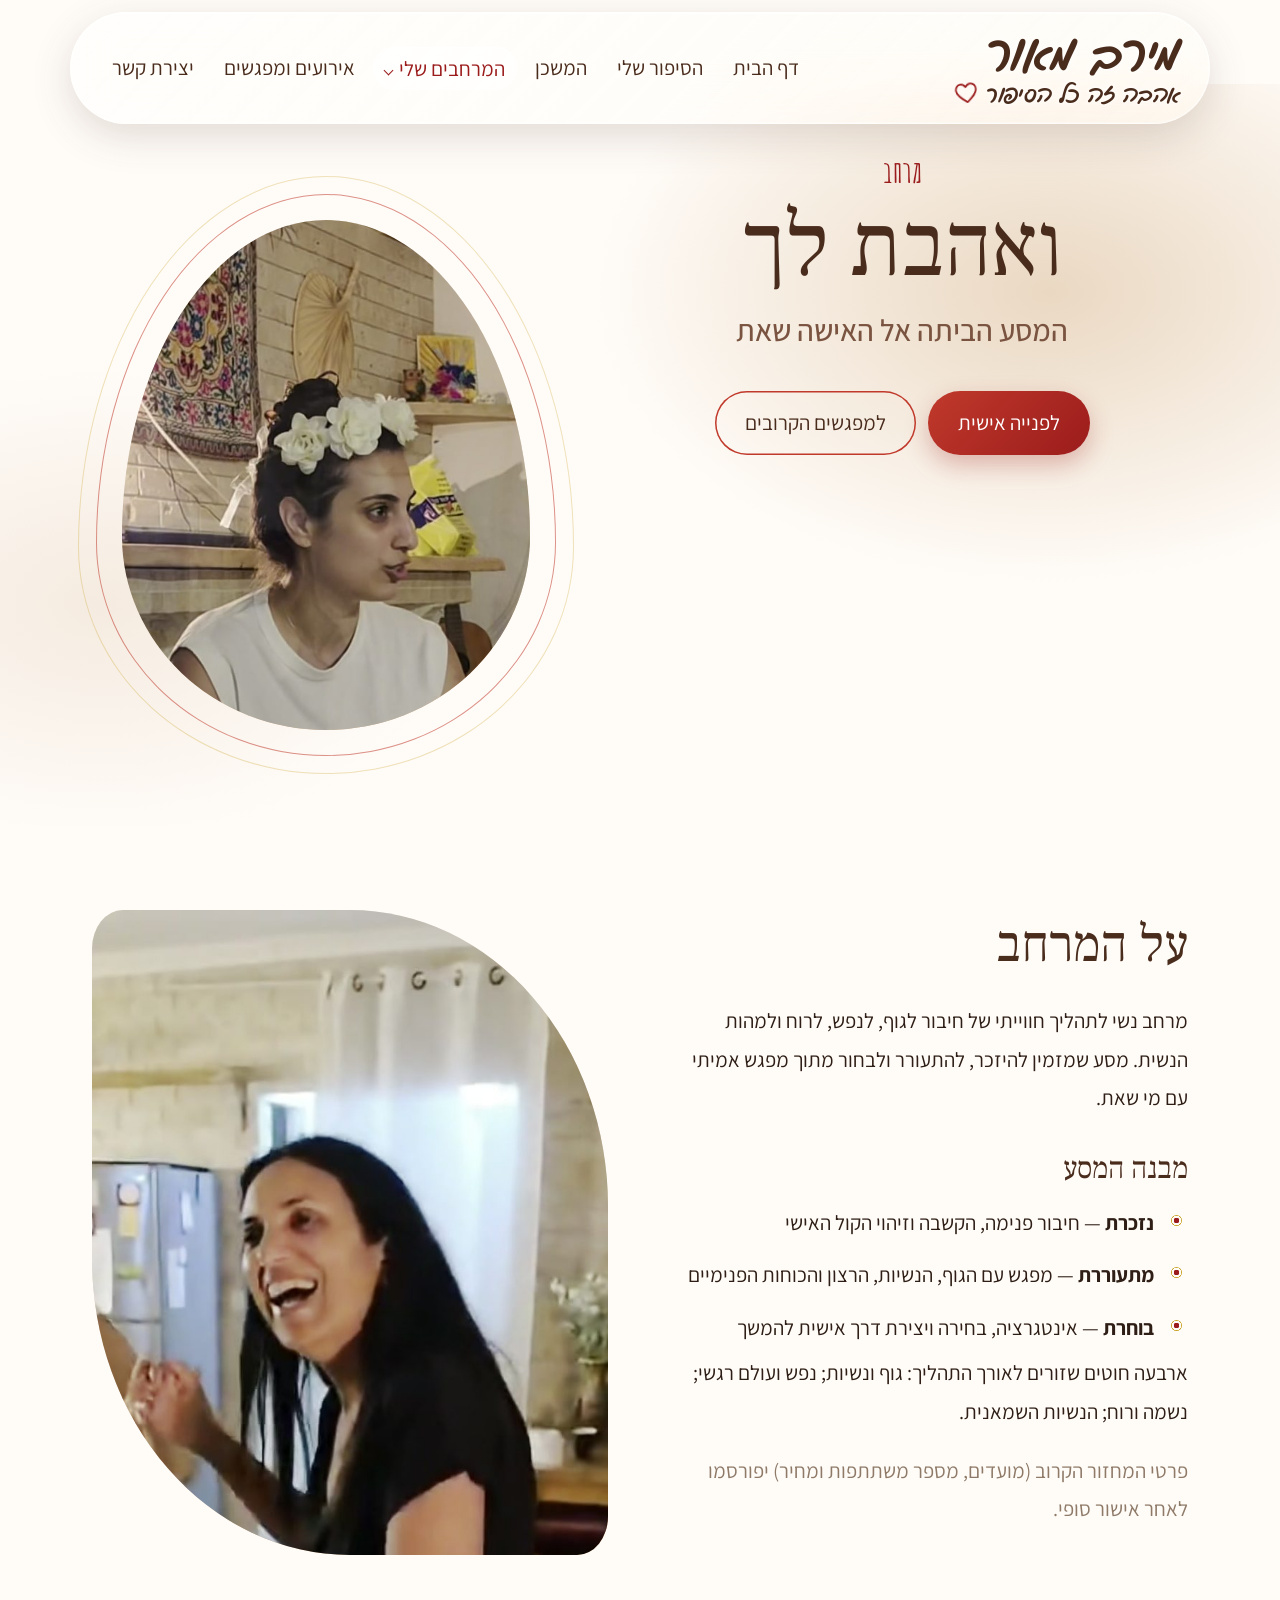
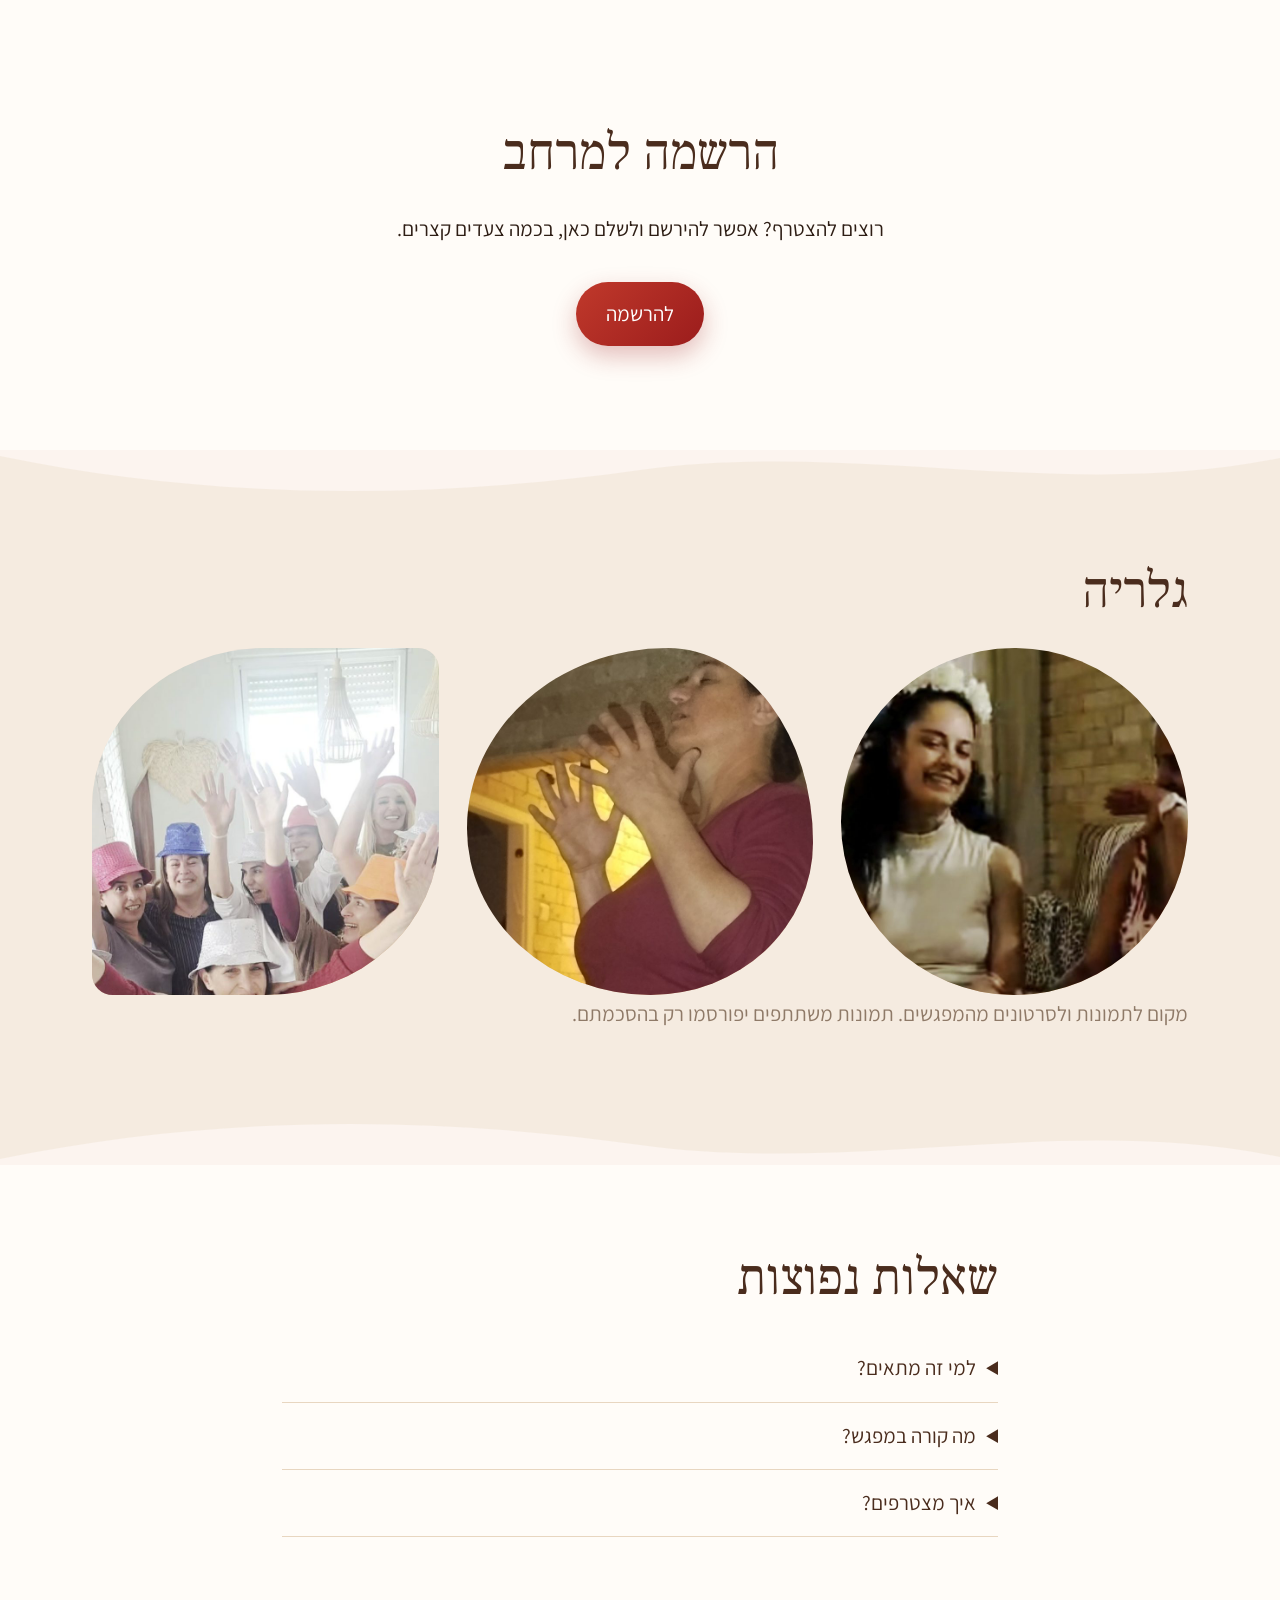
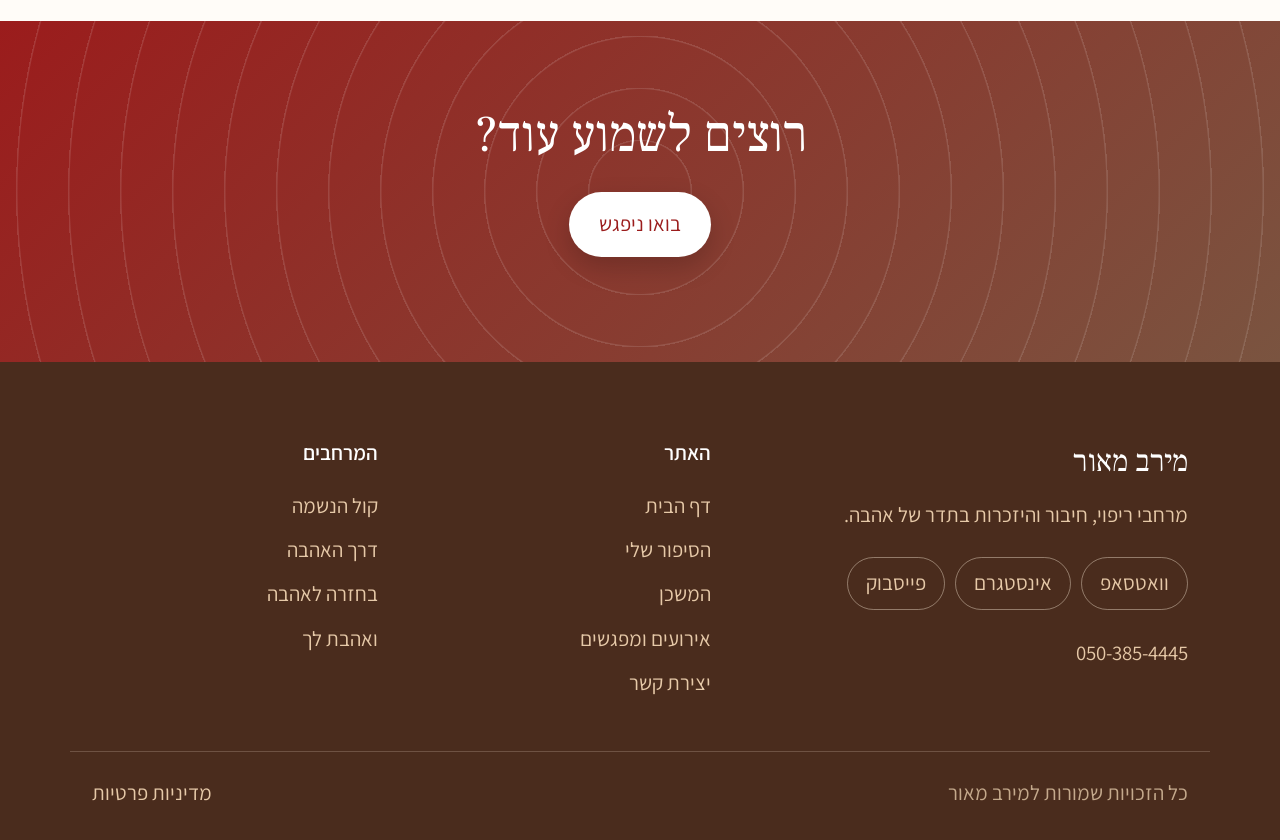
<file: veahavat-lach.html>
<!doctype html>
<html lang="he" dir="rtl">
<head>
<meta charset="utf-8">
<meta name="viewport" content="width=device-width,initial-scale=1">
<title>ואהבת לך | מירב מאור</title>
<meta name="description" content="ואהבת לך: מסע נשי של היזכרות, התעוררות ובחירה. המסע הביתה אל האישה שאת.">
<meta property="og:title" content="ואהבת לך | מירב מאור">
<meta property="og:description" content="ואהבת לך: מסע נשי של היזכרות, התעוררות ובחירה. המסע הביתה אל האישה שאת.">
<meta property="og:type" content="website">
<meta property="og:locale" content="he_IL">
<meta property="og:url" content="https://aviramo.github.io/meiravlove/veahavat-lach.html">
<meta property="og:image" content="https://aviramo.github.io/meiravlove/images/og-share.jpg">
<meta property="og:image:width" content="1200">
<meta property="og:image:height" content="630">
<meta name="twitter:card" content="summary_large_image">
<link rel="preconnect" href="https://fonts.googleapis.com">
<link rel="stylesheet" href="https://fonts.googleapis.com/css2?family=Bellefair&family=Frank+Ruhl+Libre:wght@400;500;700&family=Amatic+SC:wght@400;700&family=Gveret+Levin&family=Rubik:wght@500;600;700&family=Assistant:wght@300;400;500;600;700&display=swap">
<script>try{var p=sessionStorage.getItem('pt');if(p){sessionStorage.removeItem('pt');var a=p.split(',');var d=document.documentElement;d.classList.add('pt-in');d.style.setProperty('--px',a[0]+'px');d.style.setProperty('--py',a[1]+'px')}}catch(e){}</script>
<link rel="stylesheet" href="style.css?v=3b280d38">
</head>
<body class="">
<header class="hdr"><div class="wrap hdr-in">
<a class="logo" href="index.html"><span><b class="logo-name">מירב מאור</b><small>אהבה זה כל הסיפור<svg class="logo-heart" viewBox="0 0 24 22" aria-hidden="true"><path d="M12.2 20.4C7 16.3 2.4 12.6 2.2 8.1 2.1 4.9 4.5 2.4 7.4 2.5c1.9.1 3.5 1.2 4.6 3 1.2-1.9 3-3 4.9-2.9 3 .1 5.2 2.7 5 5.8-.3 4.6-4.9 8.1-9.7 12z" fill="none" stroke="currentColor" stroke-width="1.7" stroke-linecap="round" stroke-linejoin="round"/></svg></small></span></a>
<button class="burger" aria-label="תפריט" aria-expanded="false"><span></span><span></span><span></span></button>
<nav class="nav"><a href="index.html" style="--i:0">דף הבית</a><a href="story.html" style="--i:1">הסיפור שלי</a><a href="mishkan.html" style="--i:2">המשכן</a><div class="dd" style="--i:3"><button class="cur" aria-expanded="false">המרחבים שלי<i class="caret"></i></button><div class="dd-menu"><a href="kol-hanshama.html">קול הנשמה</a><a href="derech-haahava.html">דרך האהבה</a><a href="bechazara-leahava.html">בחזרה לאהבה</a><a href="veahavat-lach.html" class="cur">ואהבת לך</a></div></div><a href="events.html" style="--i:4">אירועים ומפגשים</a><a href="contact.html" style="--i:5">יצירת קשר</a></nav>
</div></header>
<main>
<section class="hero"><div class="wrap hero-in">
<div class="hero-txt"><p class="kicker">מרחב</p><h1>ואהבת לך</h1><p class="lead">המסע הביתה אל האישה שאת</p>
<p class="cta"><a class="btn" href="contact.html">לפנייה אישית</a> <a class="btn ghost" href="events.html">למפגשים הקרובים</a></p></div>
<div class="halo"><figure class="slot hero-fig" style="--ratio:4/5"><div class="slot-ph"><span class="slot-ico">▢</span><b>תמונה נשית רגישה ומכובדת</b><small>images/veahavat-hero.jpg</small></div><img src="images/veahavat-hero.jpg" alt="תמונה נשית רגישה ומכובדת" loading="lazy" onerror="this.remove()"></figure></div>
</div></section><section class="sec"><div class="wrap two">
<div><h2>על המרחב</h2><p>מרחב נשי לתהליך חווייתי של חיבור לגוף, לנפש, לרוח ולמהות הנשית. מסע שמזמין להיזכר, להתעורר ולבחור מתוך מפגש אמיתי עם מי שאת.</p><h3>מבנה המסע</h3><ul class='ticks'><li><b>נזכרת</b> — חיבור פנימה, הקשבה וזיהוי הקול האישי</li><li><b>מתעוררת</b> — מפגש עם הגוף, הנשיות, הרצון והכוחות הפנימיים</li><li><b>בוחרת</b> — אינטגרציה, בחירה ויצירת דרך אישית להמשך</li></ul><p>ארבעה חוטים שזורים לאורך התהליך: גוף ונשיות; נפש ועולם רגשי; נשמה ורוח; הנשיות השמאנית.</p><p class="muted">פרטי המחזור הקרוב (מועדים, מספר משתתפות ומחיר) יפורסמו לאחר אישור סופי.</p></div>
<figure class="slot " style="--ratio:4/5"><div class="slot-ph"><span class="slot-ico">▢</span><b>תמונה</b><small>images/veahavat-1.jpg</small></div><img src="images/veahavat-1.jpg" alt="תמונה" loading="lazy" onerror="this.remove()"></figure>
</div></section>
<section class="sec reg" id="register"><div class="wrap narrow c"><h2>הרשמה למרחב</h2>
<p>רוצים להצטרף? אפשר להירשם ולשלם כאן, בכמה צעדים קצרים.</p>
<p class="cta"><button class="btn" type="button" data-reg="ואהבת לך" data-opts="[{&quot;label&quot;: &quot;[שם האפשרות]&quot;, &quot;price&quot;: &quot;&quot;, &quot;url&quot;: &quot;&quot;}]">להרשמה</button></p></div></section>
<section class="sec alt"><div class="wrap"><h2>גלריה</h2>
<div class="grid3"><figure class="slot " style="--ratio:1/1"><div class="slot-ph"><span class="slot-ico">▢</span><b>תמונה</b><small>images/veahavat-2.jpg</small></div><img src="images/veahavat-2.jpg" alt="תמונה" loading="lazy" onerror="this.remove()"></figure><figure class="slot " style="--ratio:1/1"><div class="slot-ph"><span class="slot-ico">▢</span><b>תמונה</b><small>images/veahavat-3.jpg</small></div><img src="images/veahavat-3.jpg" alt="תמונה" loading="lazy" onerror="this.remove()"></figure><figure class="slot " style="--ratio:1/1"><div class="slot-ph"><span class="slot-ico">▢</span><b>תמונה</b><small>images/veahavat-4.jpg</small></div><img src="images/veahavat-4.jpg" alt="תמונה" loading="lazy" onerror="this.remove()"></figure></div>
<p class="muted">מקום לתמונות ולסרטונים מהמפגשים. תמונות משתתפים יפורסמו רק בהסכמתם.</p></div></section>
<section class="sec"><div class="wrap narrow"><h2>שאלות נפוצות</h2>
<details><summary>למי זה מתאים?</summary><p>[יושלם: למי המרחב מיועד ומה לא צריך להביא איתכם.]</p></details>
<details><summary>מה קורה במפגש?</summary><p>[יושלם: תיאור מפגש טיפוסי.]</p></details>
<details><summary>איך מצטרפים?</summary><p>אפשר לפנות דרך <a href="contact.html">טופס יצירת הקשר</a> או לבחור מפגש קרוב בלוח <a href="events.html">האירועים</a>.</p></details>

</div></section>
<section class="cta-band"><div class="wrap"><h2>רוצים לשמוע עוד?</h2><p><a class="btn" href="contact.html">בואו ניפגש</a></p></div></section>
</main>
<footer class="ftr"><div class="wrap ftr-grid">
<div class="ftr-brand"><p class="ftr-t">מירב מאור</p><p>מרחבי ריפוי, חיבור והיזכרות בתדר של אהבה.</p>
<p class="ftr-soc"><a href="https://wa.me/972503854445" target="_blank" rel="noopener">וואטסאפ</a><a href="https://www.instagram.com/meiravmaor/" target="_blank" rel="noopener">אינסטגרם</a><a href="https://www.facebook.com/merimaor" target="_blank" rel="noopener">פייסבוק</a></p>
<p class="ftr-contact"><a href="tel:+972503854445" dir="ltr">050-385-4445</a></p></div>
<nav aria-label="האתר"><h4>האתר</h4><a href="index.html">דף הבית</a><a href="story.html">הסיפור שלי</a><a href="mishkan.html">המשכן</a><a href="events.html">אירועים ומפגשים</a><a href="contact.html">יצירת קשר</a></nav>
<nav aria-label="המרחבים"><h4>המרחבים</h4><a href="kol-hanshama.html">קול הנשמה</a><a href="derech-haahava.html">דרך האהבה</a><a href="bechazara-leahava.html">בחזרה לאהבה</a><a href="veahavat-lach.html">ואהבת לך</a></nav>
</div><div class="wrap ftr-bot"><span>כל הזכויות שמורות למירב מאור</span><a href="privacy.html">מדיניות פרטיות</a></div></footer>
<dialog class="regdlg" id="regdlg"><form class="form" method="dialog" id="reg-form">
<button type="button" class="regx" aria-label="סגירה">×</button>
<h3 id="reg-title">הרשמה</h3>
<label>אפשרות הרשמה<select name="opt" required></select></label>
<p class="reg-price" aria-live="polite"></p>
<label>שם מלא<input name="name" required autocomplete="name"></label>
<label>טלפון<input name="phone" type="tel" required autocomplete="tel" dir="ltr"></label>
<label>אימייל<input name="email" type="email" required autocomplete="email" dir="ltr"></label>
<label class="chk"><input type="checkbox" required> קראתי ואני מסכימ/ה ל<a href="privacy.html">מדיניות הפרטיות</a></label>
<button class="btn" type="submit">המשך לתשלום</button>
<p class="form-msg" role="status"></p>
</form></dialog>
<script src="site.js?v=3b280d38"></script>
</body>
</html>
</file>
<file: style.css>
/* Warm and grounded: white + red + brown + gold. Arches (doorways home), rings (sound), waves (breath). */
:root{--bg:#fffcf8;--blush:#f5ebe0;--peach:#ead8c2;--rose:#c0392b;--rose-d:#9b1c1c;--plum:#4a2c1d;--mauve:#7a5440;--gold:#c9a227;--sage:#c9a227;--ink:#2e1e15;--line:#e8d6c0;
 --serif:"Frank Ruhl Libre",Bellefair,serif;--hand:"Amatic SC",cursive;--sans:Assistant,Heebo,system-ui,sans-serif}
/* exactly four text sizes site-wide */
:root{--t1:clamp(3.2rem,8vw,5.6rem);--t2:clamp(2.3rem,5vw,3.2rem);--t3:clamp(1.55rem,3vw,1.9rem);--t4:1.3rem}
*{box-sizing:border-box;margin:0}
html{scroll-behavior:smooth;direction:rtl}
body{font-family:var(--sans);font-weight:400;color:var(--ink);background:var(--bg);line-height:1.85;font-size:var(--t4);overflow-x:hidden}
h1,h2,h3{font-family:var(--serif);font-weight:400;color:var(--plum);line-height:1.2}
h1{font-size:var(--t1);}
h1 span{font-family:var(--sans);font-weight:400;display:block;font-size:var(--t3);color:var(--rose-d);margin-top:.4em;}
h2{font-size:var(--t2);margin-bottom:.5em}h3{font-size:var(--t3);margin:1.1em 0 .3em}
p{margin-bottom:1em}a{color:var(--rose-d)}
.wrap{max-width:1140px;margin:0 auto;padding:0 22px}.narrow{max-width:760px}
.c{text-align:center}.muted{color:#8f7a68;font-size:var(--t4)}
.draft{background:#fff8e6;border:1px dashed var(--gold);padding:.6em 1em;border-radius:14px;font-size:var(--t4)}
.kicker{font-family:var(--hand);font-weight:700;font-size:var(--t3);color:var(--rose-d);line-height:1;margin-bottom:.3em;}
.lead{font-size:var(--t3);color:var(--mauve);font-weight:500}
/* header: floating capsule; on phones the menu is a full-screen sheet that blooms out of the burger button */
.hdr{position:fixed;top:12px;left:0;right:0;z-index:50;margin:0 auto;max-width:1140px;width:calc(100% - 24px);border-radius:999px}
.hdr::before{content:"";position:absolute;inset:0;border-radius:inherit;background:linear-gradient(135deg,rgba(255,255,255,calc(.62 + var(--p,0)*.12)),rgba(255,252,248,calc(.5 + var(--p,0)*.25)));backdrop-filter:blur(22px) saturate(1.7);-webkit-backdrop-filter:blur(22px) saturate(1.7);border:1px solid rgba(255,255,255,.65);box-shadow:inset 0 1px 0 rgba(255,255,255,.8),inset 0 -1px 0 rgba(255,255,255,.25),0 12px 40px rgba(74,44,29,.16)}
.hdr-in{position:relative;display:flex;align-items:center;justify-content:space-between;height:calc(112px - var(--p,0)*40px);padding:0 30px}
.logo{display:flex;align-items:center;gap:14px;text-decoration:none;font-weight:500;font-family:var(--sans);font-size:var(--t3);color:var(--plum);line-height:1.1;transform:scale(calc(1 - var(--p,0)*.3));transform-origin:right center;will-change:transform}
.logo span{display:flex;flex-direction:column}.logo-name{font-family:'Gveret Levin','Amatic SC',var(--sans);font-weight:400;font-size:1.65em;line-height:1;letter-spacing:.01em;color:var(--plum);text-shadow:0 0 10px rgba(255,255,255,.9),0 1px 0 rgba(255,255,255,.7)}
.logo-heart{display:inline-block;width:1.05em;height:1em;margin-inline-start:.3em;vertical-align:-.12em;color:var(--rose-d);transform:rotate(-8deg);filter:drop-shadow(0 0 4px rgba(255,255,255,.9))}
.logo small{font-family:'Gveret Levin','Amatic SC',var(--sans);font-weight:400;font-size:calc(var(--t4)*1.12);letter-spacing:.015em;color:var(--plum);margin-top:3px;text-shadow:0 0 8px rgba(255,255,255,.95),0 0 3px rgba(255,255,255,.9)}
.logo-ring{width:48px;height:48px;border-radius:50%;flex:none;background:radial-gradient(circle,var(--rose-d) 0 20%,transparent 22% 38%,var(--gold) 40% 43%,transparent 45% 60%,var(--rose-d) 62% 64%,transparent 66%),rgba(255,255,255,.4);border:1px solid rgba(255,255,255,.75);box-shadow:inset 0 1px 0 rgba(255,255,255,.9),0 4px 14px rgba(74,44,29,.1);transition:transform .8s cubic-bezier(.2,.8,.2,1)}
.logo:hover .logo-ring{transform:rotate(180deg) scale(1.1)}
.nav{display:flex;gap:6px;align-items:center}
.nav>a,.dd>button{font-family:inherit;font-size:var(--t4);color:var(--plum);text-decoration:none;background:none;border:0;cursor:pointer;padding:8px 12px;border-radius:999px;position:relative;transition:background .3s,color .3s}
.nav>a:hover,.dd>button:hover,.dd.open>button{background:rgba(255,255,255,.5)}
.nav>a.cur,.dd>button.cur{background:rgba(255,255,255,.58);color:var(--rose-d);box-shadow:inset 0 1px 0 rgba(255,255,255,.9)}
.caret{display:inline-block;width:7px;height:7px;margin-inline-start:7px;border:solid currentColor;border-width:0 1.5px 1.5px 0;transform:translateY(-2px) rotate(45deg);transition:transform .35s}
.dd.open .caret,.dd:hover .caret{transform:translateY(1px) rotate(225deg)}
.dd{position:relative}
.dd-menu{position:absolute;top:calc(100% + 14px);left:50%;min-width:210px;padding:10px;display:grid;gap:2px;background:rgba(255,252,248,.97);border:1px solid var(--line);border-radius:26px;box-shadow:0 22px 50px rgba(74,44,29,.16);
 opacity:0;visibility:hidden;transform:translate(-50%,-8px) scale(.94);transform-origin:50% 0;transition:opacity .28s,transform .38s cubic-bezier(.2,.9,.3,1.2),visibility 0s .38s}
.dd-menu::before{content:"";position:absolute;top:-6px;left:50%;width:12px;height:12px;background:inherit;border:solid var(--line);border-width:1px 1px 0 0;transform:translateX(-50%) rotate(-45deg)}
.dd::after{content:"";position:absolute;left:0;right:0;top:100%;height:16px}
.dd:hover .dd-menu,.dd.open .dd-menu,.dd:focus-within .dd-menu{opacity:1;visibility:visible;transform:translate(-50%,0) scale(1);transition:opacity .28s,transform .38s cubic-bezier(.2,.9,.3,1.2),visibility 0s}
.dd-menu a{display:block;padding:9px 18px;border-radius:16px;text-decoration:none;color:var(--plum);white-space:nowrap;transition:background .25s,padding .25s}
.dd-menu a:hover{background:var(--blush);padding-inline-start:24px;color:var(--rose-d)}
.burger{display:none;position:relative;z-index:70;width:46px;height:46px;border-radius:50%;background:rgba(255,255,255,.4);border:1px solid rgba(255,255,255,.75);box-shadow:inset 0 1px 0 rgba(255,255,255,.9),0 4px 14px rgba(74,44,29,.1);cursor:pointer;transition:background .3s,border-color .3s}
.burger span{position:absolute;right:13px;left:13px;height:2px;border-radius:2px;background:var(--plum);transition:transform .45s cubic-bezier(.7,0,.2,1),opacity .2s,top .45s}
.burger span:nth-child(1){top:16px}.burger span:nth-child(2){top:22px}.burger span:nth-child(3){top:28px}
.burger[aria-expanded=true]{background:var(--rose-d);border-color:rgba(255,255,255,.35)}.burger[aria-expanded=true] span{background:#fff}
.burger[aria-expanded=true] span:nth-child(1){top:22px;transform:rotate(45deg)}
.burger[aria-expanded=true] span:nth-child(2){opacity:0;transform:scaleX(0)}
.burger[aria-expanded=true] span:nth-child(3){top:22px;transform:rotate(-45deg)}
/* image slots */
.slot{position:relative;aspect-ratio:var(--ratio,4/3);border-radius:var(--blob);overflow:hidden;background:linear-gradient(160deg,var(--blush),var(--peach) 70%,#d9a26b)}
.slot-ph{position:absolute;inset:10px;display:flex;flex-direction:column;align-items:center;justify-content:center;gap:4px;text-align:center;padding:14px;border:1px dashed rgba(155,28,28,.55);border-radius:inherit;color:var(--plum)}
.slot-ph b{font-weight:600;font-size:var(--t4)}.slot-ph small{direction:ltr;font-size:var(--t4);color:var(--mauve)}.slot-ico{font-size:var(--t3);color:var(--rose-d)}
.slot img{position:absolute;inset:0;width:100%;height:100%;object-fit:cover}
/* varied organic shapes: egg, petal, blob, capsule, circle; never the same silhouette twice in a row */
:root{--egg:50% 50% 50% 50%/62% 62% 38% 38%;--petal:50% 6% 50% 6%/46% 6% 46% 6%;--petal2:6% 50% 6% 50%/6% 46% 6% 46%;--blob:58% 42% 47% 53%/52% 56% 44% 48%;--blob2:41% 59% 55% 45%/47% 42% 58% 53%;--capsule:999px}
.hero-fig{border-radius:var(--egg)}
.card:nth-child(1) .slot{border-radius:var(--egg)}.card:nth-child(2) .slot{border-radius:var(--petal)}
.card:nth-child(3) .slot{border-radius:var(--blob)}.card:nth-child(4) .slot{border-radius:var(--capsule)}
.sec .two>.slot,.sec .two>.stack>.slot{border-radius:var(--blob)}
.sec:nth-of-type(even) .two>.slot{border-radius:var(--petal2)}
.stack .slot:nth-child(1){border-radius:var(--egg)}.stack .slot:nth-child(2){border-radius:var(--blob2)}
.grid3 .slot[style*="1/1"]{border-radius:50%}.grid3 .slot[style*="1/1"]:nth-child(2){border-radius:var(--blob)}.grid3 .slot[style*="1/1"]:nth-child(3){border-radius:var(--petal)}
.grid3 .ev:nth-child(odd) .slot{border-radius:26px 90px 26px 90px}.grid3 .ev:nth-child(even) .slot{border-radius:90px 26px 90px 26px}
.ev .slot{border-radius:26px 90px 26px 90px}
.halo{position:relative;max-width:460px;width:100%;justify-self:center;padding:26px}
.halo::before,.halo::after{content:"";position:absolute;inset:0;border-radius:var(--egg);border:1px solid var(--rose);opacity:.55}
.halo::after{inset:-18px;opacity:.3;border-color:var(--gold)}
/* hero */
.hero{position:relative;padding:60px 0 70px;overflow:hidden;background:radial-gradient(50% 55% at 82% 28%,var(--peach),transparent 72%),radial-gradient(40% 45% at 8% 70%,var(--blush),transparent 72%)}
.hero.big{padding:84px 0 100px}
.hero-in{display:grid;grid-template-columns:1.1fr .9fr;gap:56px;align-items:center}
.hero-txt p{max-width:34em}
.cta{display:flex;flex-wrap:wrap;gap:12px;margin-top:1.6em}
.btn{display:inline-block;background:linear-gradient(135deg,var(--rose),var(--rose-d));color:#fff;text-decoration:none;padding:13px 30px;border-radius:999px;border:0;font:inherit;font-size:var(--t4);font-weight:400;cursor:pointer;box-shadow:0 10px 24px rgba(155,28,28,.28);transition:transform .25s,box-shadow .25s}
.btn:hover{transform:translateY(-2px);box-shadow:0 14px 30px rgba(155,28,28,.38)}
.btn.ghost{background:transparent;color:var(--plum);box-shadow:inset 0 0 0 1.5px var(--rose)}.btn.small{padding:7px 20px;font-size:var(--t4)}
/* sections + wave edges */
.sec{padding:84px 0;position:relative}.sec.alt{background:var(--blush);padding:110px 0}
.sec.alt::before,.sec.alt::after{content:"";position:absolute;left:0;right:0;height:46px;background-size:100% 100%;background-repeat:no-repeat}
.sec.alt::before{top:-1px;background-image:url("data:image/svg+xml,%3Csvg xmlns='http://www.w3.org/2000/svg' viewBox='0 0 1200 46' preserveAspectRatio='none'%3E%3Cpath d='M0 0h1200v8C1000 52 800 -10 600 20S200 50 0 6z' fill='%23fcf4ef'/%3E%3C/svg%3E")}
.sec.alt::after{bottom:-1px;background-image:url("data:image/svg+xml,%3Csvg xmlns='http://www.w3.org/2000/svg' viewBox='0 0 1200 46' preserveAspectRatio='none'%3E%3Cpath d='M0 46h1200V38C1000 -6 800 56 600 26S200 -4 0 40z' fill='%23fcf4ef'/%3E%3C/svg%3E")}
.page-hd{padding:76px 0 16px;text-align:center;background:radial-gradient(ellipse 70% 100% at 50% 0,rgba(234,216,194,.7),rgba(234,216,194,0) 100%)}
.two{display:grid;grid-template-columns:1fr 1fr;gap:64px;align-items:center}
.grid3{display:grid;grid-template-columns:repeat(3,1fr);gap:28px}.grid4{display:grid;grid-template-columns:repeat(4,1fr);gap:26px}
.stack{display:grid;gap:26px}
/* gates */
.card{display:block;text-decoration:none;color:inherit;text-align:center;transition:transform .35s}.card:hover{transform:translateY(-8px)}
.card h3{margin-top:.9em;font-size:var(--t3)}.card p{font-size:var(--t4);color:var(--mauve)}.more{font-family:var(--hand);font-weight:700;font-size:var(--t3);color:var(--rose-d)}
.card:nth-child(1) .slot{background:linear-gradient(160deg,#ecd6bc,#cf5a45)}.card:nth-child(2) .slot{background:linear-gradient(160deg,#f3e0a8,var(--sage))}
.card:nth-child(3) .slot{background:linear-gradient(160deg,#f5ebe0,#d2583f)}.card:nth-child(4) .slot{background:linear-gradient(160deg,#ecd3b4,#b03a2e)}
/* quote band */
.quote{position:relative;text-align:center;padding:110px 0;color:#f6e8d6;background:var(--plum);overflow:hidden}
.quote::before{content:"";position:absolute;inset:-40% 0;background:repeating-radial-gradient(circle at 50% 50%,transparent 0 56px,rgba(192,57,43,.16) 57px 58px)}
.quote .wrap{position:relative}.quote p{font-family:var(--serif);font-size:var(--t1);margin:0;color:#fff;line-height:1.15}
.quote small{display:block;margin-top:.8em;font-family:var(--hand);font-weight:700;font-size:var(--t3);color:var(--gold);}
/* events */
.ev{background:#fff;border-radius:32px;padding:18px;box-shadow:0 14px 40px rgba(155,28,28,.12)}.ev .slot{margin-bottom:.7em}.ev h3{margin-top:.3em}.tag{color:var(--rose-d);font-family:var(--hand);font-weight:700;font-size:var(--t3);margin:0}
.ticks{list-style:none;padding:0}.ticks li{padding:7px 34px 7px 0;position:relative}.ticks li::before{content:"";position:absolute;right:6px;top:18px;width:11px;height:11px;border-radius:50%;background:radial-gradient(circle,var(--rose-d) 0 35%,transparent 38% 60%,var(--gold) 62% 72%,transparent 75%)}
details{border-bottom:1px solid var(--line);padding:14px 0}summary{cursor:pointer;font-weight:400;font-size:var(--t4);color:var(--plum)}details p{margin:.6em 0 0}
.cta-band{position:relative;overflow:hidden;background:linear-gradient(135deg,var(--rose-d),var(--mauve));color:#fff;text-align:center;padding:84px 0}
.cta-band::before{content:"";position:absolute;inset:-60% 0;background:repeating-radial-gradient(circle at 50% 50%,transparent 0 50px,rgba(255,255,255,.12) 51px 52px)}
.cta-band .wrap{position:relative}.cta-band h2{color:#fff}.cta-band .btn{background:#fff;color:var(--rose-d);box-shadow:0 10px 26px rgba(0,0,0,.18)}
.pills{display:flex;flex-wrap:wrap;gap:10px;justify-content:center;margin-bottom:40px}.pill{font:inherit;padding:7px 20px;border-radius:999px;border:1px solid var(--rose);background:transparent;color:var(--plum);cursor:pointer}.pill.on{background:var(--rose-d);border-color:var(--rose-d);color:#fff}
.form{display:grid;gap:18px}.form label{display:grid;gap:5px;color:var(--plum);font-size:var(--t4)}
.form input:not([type=checkbox]),.form select,.form textarea{font:inherit;padding:12px 18px;border:1px solid var(--line);border-radius:20px;background:#fff}
.form input:focus,.form select:focus,.form textarea:focus{outline:2px solid var(--rose);border-color:transparent}
.form .chk{display:flex;gap:8px;align-items:flex-start;font-size:var(--t4)}.form-msg{color:var(--rose-d)}
.links.big{margin-top:1.4em;font-size:var(--t4)}
.ftr{background:var(--plum);color:#e6c9a8;text-align:center;padding:56px 0;font-size:var(--t4)}.ftr a{color:#e6c9a8}.ftr-t{font-family:var(--serif);font-size:var(--t3);color:#fff;margin-bottom:.2em}
a:focus-visible,button:focus-visible{outline:2px solid var(--gold);outline-offset:3px}
@media(max-width:1080px){
 body{font-size:var(--t4)}.hero-in,.two,.grid3{grid-template-columns:1fr;gap:40px}.grid4{grid-template-columns:1fr 1fr}
 .halo{max-width:340px}.sec{padding:60px 0}.sec.alt{padding:84px 0}.hero.big{padding:56px 0 70px}
 .hdr-in{height:calc(92px - var(--p,0)*28px);padding:0 14px 0 20px}.logo-ring{width:38px;height:38px}.logo{gap:10px}
 .burger{display:block;order:-1;background:none;border:0;box-shadow:none}
 .logo{position:absolute;left:50%;top:50%;transform:translate(-50%,-50%) scale(calc(1 - var(--p,0)*.25));transform-origin:center;text-align:center}
 .logo span{align-items:center}
 .logo,.logo span,.logo small{white-space:nowrap;width:max-content}
 .logo-name{font-size:1.4em}.logo small{font-size:.92rem;margin-top:1px}.logo-heart{width:.95em;height:.9em}
 .burger[aria-expanded=true]{background:none}
 .nav{position:fixed;inset:0;z-index:60;flex-direction:column;align-items:center;justify-content:center;gap:4px;padding:90px 24px 40px;overflow-y:auto;
  background:radial-gradient(circle at 20% 15%,rgba(192,57,43,.35),transparent 55%),var(--plum);
  clip-path:circle(0px at var(--ox,calc(100% - 44px)) var(--oy,46px));visibility:hidden;transition:clip-path .8s cubic-bezier(.7,0,.2,1),visibility 0s .8s}
 .nav.open{clip-path:circle(150vmax at var(--ox,calc(100% - 44px)) var(--oy,46px));visibility:visible;transition:clip-path .9s cubic-bezier(.7,0,.2,1),visibility 0s}
 .nav>a{font-family:var(--serif);font-size:var(--t3);color:#f7ead9;padding:6px 18px;background:none!important;box-shadow:none!important;opacity:0;transform:translateY(22px);transition:opacity .35s,transform .45s cubic-bezier(.2,.8,.2,1),color .3s}
 .nav.open>a{opacity:1;transform:none;transition-delay:calc(.28s + var(--i,0)*.07s)}
 .dd{text-align:center;opacity:0;transform:translateY(22px);transition:opacity .35s,transform .45s cubic-bezier(.2,.8,.2,1)}
 .nav.open .dd{opacity:1;transform:none;transition-delay:calc(.28s + var(--i,0)*.07s)}
 .dd::after,.caret,.dd-menu::before{display:none}
 .dd>button{pointer-events:none;cursor:default;font-family:var(--sans);font-size:var(--t4);color:#e2c9a6;padding:10px 18px 0;background:none!important;box-shadow:none!important}
 .dd-menu{position:static;opacity:1;visibility:visible;transform:none;background:none;border:0;box-shadow:none;padding:0;min-width:0;display:grid;gap:0;transition:none}
 .dd:hover .dd-menu,.dd.open .dd-menu,.dd:focus-within .dd-menu{transform:none;transition:none}
 .nav>a.cur,.dd-menu a.cur{color:var(--gold)}
 .nav>a.cur::before,.dd-menu a.cur::before{content:"";display:inline-block;width:9px;height:9px;border-radius:50%;background:var(--gold);margin-inline-end:12px;vertical-align:middle;box-shadow:0 0 0 4px rgba(194,160,98,.25)}
 .nav>a:hover{color:var(--gold)}
 .dd-menu a{font-family:var(--serif);font-size:var(--t3);color:#f7ead9;text-align:center;padding:4px 12px;white-space:normal}.dd-menu a:hover{background:none;color:var(--gold);padding-inline-start:12px}
 .grid3 .slot[style*="1/1"]{max-width:280px;margin:0 auto;width:100%}
}
@media(max-width:520px){.grid4{grid-template-columns:1fr}.card .slot{max-width:300px;margin:0 auto}}
@media(prefers-reduced-motion:no-preference){.halo::before{animation:breathe 6s ease-in-out infinite}@keyframes breathe{50%{transform:scale(1.035);opacity:.8}}}
@media(prefers-reduced-motion:reduce){*{transition:none!important;scroll-behavior:auto!important}}

/* ornament under centered headings, entrance animation for hero */
h2.c::after{content:"";display:block;width:120px;height:14px;margin:.45em auto 0;background:radial-gradient(circle,var(--rose-d) 0 3px,transparent 4px) center/14px 14px no-repeat,linear-gradient(90deg,transparent,var(--gold) 30%,var(--gold) 42%,transparent 44% 56%,var(--gold) 58%,var(--gold) 70%,transparent) center/100% 1px no-repeat}
.hero-txt>*{animation:rise .9s cubic-bezier(.2,.8,.2,1) both}.hero-txt>:nth-child(2){animation-delay:.1s}.hero-txt>:nth-child(3){animation-delay:.2s}.hero-txt>:nth-child(4){animation-delay:.3s}.hero-txt>:nth-child(5){animation-delay:.4s}.hero-txt>:nth-child(6){animation-delay:.5s}
.halo{animation:rise 1.1s .15s cubic-bezier(.2,.8,.2,1) both}
@keyframes rise{from{opacity:0;transform:translateY(24px)}to{opacity:1;transform:none}}
@media(prefers-reduced-motion:reduce){.hero-txt>*,.halo{animation:none}.nav,.nav.open,.nav>a,.dd-menu{transition:none!important}}
/* home opening: full-bleed ambient video; the floating header sits on top of it, text starts beneath */
:root{--hdr-h:124px}
body:not(.home) main{padding-top:100px}

.vhero{position:relative;padding:0}
.vslot{position:relative;margin:0;width:100%;height:clamp(520px,88vh,900px);overflow:hidden;background:#d6bfa3 url(images/hero-poster-mobile.jpg) center/cover no-repeat}
@media(min-width:768px),(orientation:landscape){.vslot{background-image:url(images/hero-poster.jpg)}}
.vslot .slot-ph{inset:0;border:0;border-radius:0;padding-top:var(--hdr-h)}
.vslot video{position:absolute;inset:0;width:100%;height:100%;object-fit:cover;opacity:0;transition:opacity .7s ease}.vslot video.on{opacity:1}
.vslot::after{content:"";position:absolute;inset:0;pointer-events:none;background:linear-gradient(180deg,rgba(74,44,29,.18),transparent 28%,transparent 70%,rgba(74,44,29,.14))}
.vhero::after{content:"";position:absolute;left:0;right:0;bottom:-1px;height:56px;z-index:1;background:url("data:image/svg+xml,%3Csvg xmlns='http://www.w3.org/2000/svg' viewBox='0 0 1200 56' preserveAspectRatio='none'%3E%3Cpath d='M0 56h1200V30C1000 -6 800 60 600 28S200 -2 0 34z' fill='%23fcf4ef'/%3E%3C/svg%3E") center/100% 100% no-repeat}
.intro{padding:40px 0 90px;background:linear-gradient(180deg,#fffcf8 0%,#fbf3e8 55%,#fffcf8 100%)}
.intro .cta{justify-content:center}.intro .lead{margin-bottom:1em}
@media(max-width:1080px){:root{--hdr-h:100px}.vslot{height:clamp(480px,82svh,760px)}.intro{padding:28px 0 64px}}
/* gates: big, bold titles. Two columns on desktop, image beside text */
.card h3{font-family:var(--sans);font-weight:600;font-size:var(--t2);line-height:1.1;margin:0 0 .25em;color:var(--plum)}
.card p{color:var(--ink);margin-bottom:.4em}
.grid4{grid-template-columns:1fr 1fr;gap:48px 40px}
.card{display:grid;grid-template-columns:.85fr 1fr;gap:28px;align-items:center;text-align:start}
.card:hover{transform:translateY(-6px)}
@media(max-width:860px){.grid4{grid-template-columns:1fr;gap:56px}.card{grid-template-columns:1fr;text-align:center;gap:0}.card .slot{max-width:320px;margin:0 auto;width:100%}.card h3{margin-top:.7em}}

.card{grid-template-rows:auto auto auto;align-content:center;row-gap:6px}
.card .slot{grid-row:1 / span 3;grid-column:1}
.card h3,.card p,.card .more{grid-column:2}
.card h3{align-self:end}.card .more{align-self:start;margin-top:.3em}
@media(max-width:860px){.card .slot{grid-row:auto;grid-column:auto}.card h3,.card p,.card .more{grid-column:auto}.card h3,.card p,.card .more{align-self:auto}.card{row-gap:0}}
/* buttons are always horizontally centered in their block, on every page */
.cta{justify-content:center}
.hero-txt{text-align:center}.hero-txt p{margin-inline:auto}
.card,.ev{text-align:center}
p:has(>.btn){text-align:center}
.form .btn{justify-self:center}
@media(max-width:860px){.hero-txt{text-align:center}}

/* tighter top of inner pages, contact form polish */
body:not(.home) main{padding-top:84px}
.page-hd{padding:20px 0 8px}
.page-hd + .sec{padding-top:36px}
.page-hd .lead{margin-bottom:0}
.form .chk{display:flex;align-items:flex-start;gap:12px;line-height:1.6;font-size:var(--t4)}
.form .chk input{flex:none;width:24px;height:24px;margin-top:4px;accent-color:var(--rose-d)}
.form textarea{min-height:9em;resize:vertical}
@media(max-width:860px){.two>.slot,.two>div>.slot{order:2}.page-hd + .sec .two{gap:32px}}

/* one footer, identical on every page */
.ftr{text-align:start;padding:72px 0 28px}
.ftr-grid{display:grid;grid-template-columns:1.5fr 1fr 1fr;gap:48px}
.ftr nav{display:flex;flex-direction:column;gap:6px}
.ftr h4{font-family:var(--sans);font-weight:600;font-size:var(--t4);color:#fff;margin:0 0 .4em}
.ftr a{text-decoration:none;color:#e6c9a8;transition:color .25s}.ftr a:hover{color:var(--gold)}
.ftr-t{margin-bottom:.2em}
.ftr-soc{display:flex;flex-wrap:wrap;gap:10px;margin-top:1.1em}
.ftr-soc a{padding:6px 18px;border-radius:999px;border:1px solid rgba(234,220,200,.45)}.ftr-soc a:hover{border-color:var(--gold)}
.ftr-bot{display:flex;flex-wrap:wrap;justify-content:space-between;gap:12px;margin-top:48px;padding-top:22px;border-top:1px solid rgba(234,220,200,.22);color:#c4a98c}
@media(max-width:860px){.ftr{padding:56px 0 24px}.ftr-grid{grid-template-columns:1fr 1fr;gap:36px 24px}.ftr-brand{grid-column:1 / -1;text-align:center}.ftr-soc{justify-content:center}.ftr-bot{justify-content:center;text-align:center}}
.page-hd{padding-top:44px}
/* inner page titles: more air above, tighter to the content below */
.page-hd{padding:76px 0 0}
.page-hd + .sec{padding-top:8px}
.page-hd .lead{margin:0 0 .2em}
@media(max-width:860px){.page-hd{padding-top:64px}}
.page-hd + .sec .pills{margin-top:28px}

@media(min-width:1081px){.dd-menu a.cur{color:var(--rose-d);background:rgba(245,235,224,.7)}}

/* page transition curtain (same look as the mobile menu sheet) */
.ptcurtain,html.pt-in::after{content:"";position:fixed;inset:0;z-index:999;pointer-events:none;background:radial-gradient(circle at 20% 15%,rgba(192,57,43,.35),transparent 55%),var(--plum)}
.ptcurtain{clip-path:circle(0 at var(--px,50%) var(--py,50%));transition:clip-path .52s cubic-bezier(.7,0,.2,1)}
.ptcurtain.on{clip-path:circle(150vmax at var(--px,50%) var(--py,50%))}
html.pt-in::after{animation:ptreveal .85s cubic-bezier(.7,0,.2,1) .06s both}
@keyframes ptreveal{from{clip-path:circle(150vmax at var(--px,50%) var(--py,50%))}to{clip-path:circle(0 at var(--px,50%) var(--py,50%))}}
@media(prefers-reduced-motion:reduce){html.pt-in::after,.ptcurtain{display:none}}
/* every inner page: the h1 starts at exactly the same height (kicker hangs above it) */
.page-hd{padding-top:88px}
.hero:not(.big){padding-top:88px}
.hero-in{align-items:start}
.hero-txt{position:relative}
.hero-txt .kicker{position:absolute;left:0;right:0;bottom:100%;margin:0 0 8px}
@media(max-width:860px){.page-hd{padding-top:64px}.hero:not(.big){padding-top:64px}}
.page-hd{padding-top:90px}@media(max-width:860px){.page-hd{padding-top:66px}}

/* title clearance below the floating header, on every inner page */
.page-hd{padding-top:112px}.hero:not(.big){padding-top:110px}
@media(max-width:860px){.page-hd{padding-top:94px}.hero:not(.big){padding-top:92px}}
[id]{scroll-margin-top:130px}
.ftr-contact{margin-top:1.1em;line-height:1.9}
/* press feedback instead of the browser's blue tap box */
html{-webkit-tap-highlight-color:transparent}
a,button,summary,.pill{-webkit-tap-highlight-color:transparent}
:focus:not(:focus-visible){outline:none}
.btn,.pill,.burger,.card,.ftr-soc a,.nav>a,.dd>button,.dd-menu a,.logo,summary{transition:transform .18s cubic-bezier(.2,.8,.2,1),box-shadow .25s,background .3s,color .3s,opacity .35s}
.btn:active,.pill:active,.ftr-soc a:active{transform:scale(.94);filter:brightness(.96)}
.burger:active{transform:scale(.88)}
.card:active{transform:scale(.97)}
.logo:active{transform:scale(.96)}
.nav>a:active,.dd>button:active,.dd-menu a:active{transform:scale(.95)}
.ftr a:active{color:var(--gold)}
summary:active{color:var(--rose-d)}

/* phones: the logo is centred with translate(-50%,-50%); the press effect must keep that translate */
@media(max-width:1080px){.logo:active{transform:translate(-50%,-50%) scale(calc((1 - var(--p,0)*.25)*.96))}}

.regdlg{margin:auto;max-height:92vh;overflow:auto;border:0;border-radius:28px;padding:30px 26px;width:min(480px,92vw);background:var(--bg);color:var(--ink);box-shadow:0 30px 80px rgba(74,44,29,.35)}
.regdlg::backdrop{background:rgba(74,44,29,.55);backdrop-filter:blur(4px)}
.regdlg h3{margin:0 0 .2em;text-align:center}.regdlg .btn{justify-self:center}
.regx{position:absolute;top:12px;left:16px;border:0;background:none;font:inherit;font-size:var(--t3);line-height:1;color:var(--plum);cursor:pointer}
.reg-price{color:var(--rose-d);font-weight:400;margin:0}


/* home intro: warm, clean, easy to read */
.intro .kicker{font-family:Rubik,var(--sans);font-weight:600;color:var(--rose-d);letter-spacing:0;line-height:1.3;margin-bottom:.35em}
.intro h1{color:var(--plum);font-weight:500}
.home-tag{font-family:Rubik,var(--sans);font-weight:600;font-size:var(--t3);color:var(--rose-d);line-height:1.3;margin:.25em 0 .3em}
.intro .lead{color:var(--plum);margin:.2em 0 .4em}

.intro p:not([class]){color:var(--ink);line-height:1.9;max-width:34em;margin:0 auto 1em}
.home-close{font-family:var(--serif);font-weight:500;font-size:var(--t3);color:var(--plum);line-height:1.6;margin:1.4em auto 1.2em;padding:.8em 1.2em;max-width:26em;border-top:1px solid var(--line);border-bottom:1px solid var(--line)}
.gates-sub{margin:-.2em auto 1.6em}
div.card:hover{transform:none}
@media(min-width:861px){#gates .grid4>.card:last-child:nth-child(odd){grid-column:1/-1;justify-self:center;width:calc(50% - 20px)}}
.intro .home-tag{margin:.9em 0 1.4em}
.intro .home-tag::before{content:"";display:block;width:64px;height:2px;margin:0 auto .9em;background:var(--gold);border-radius:2px}
</file>
